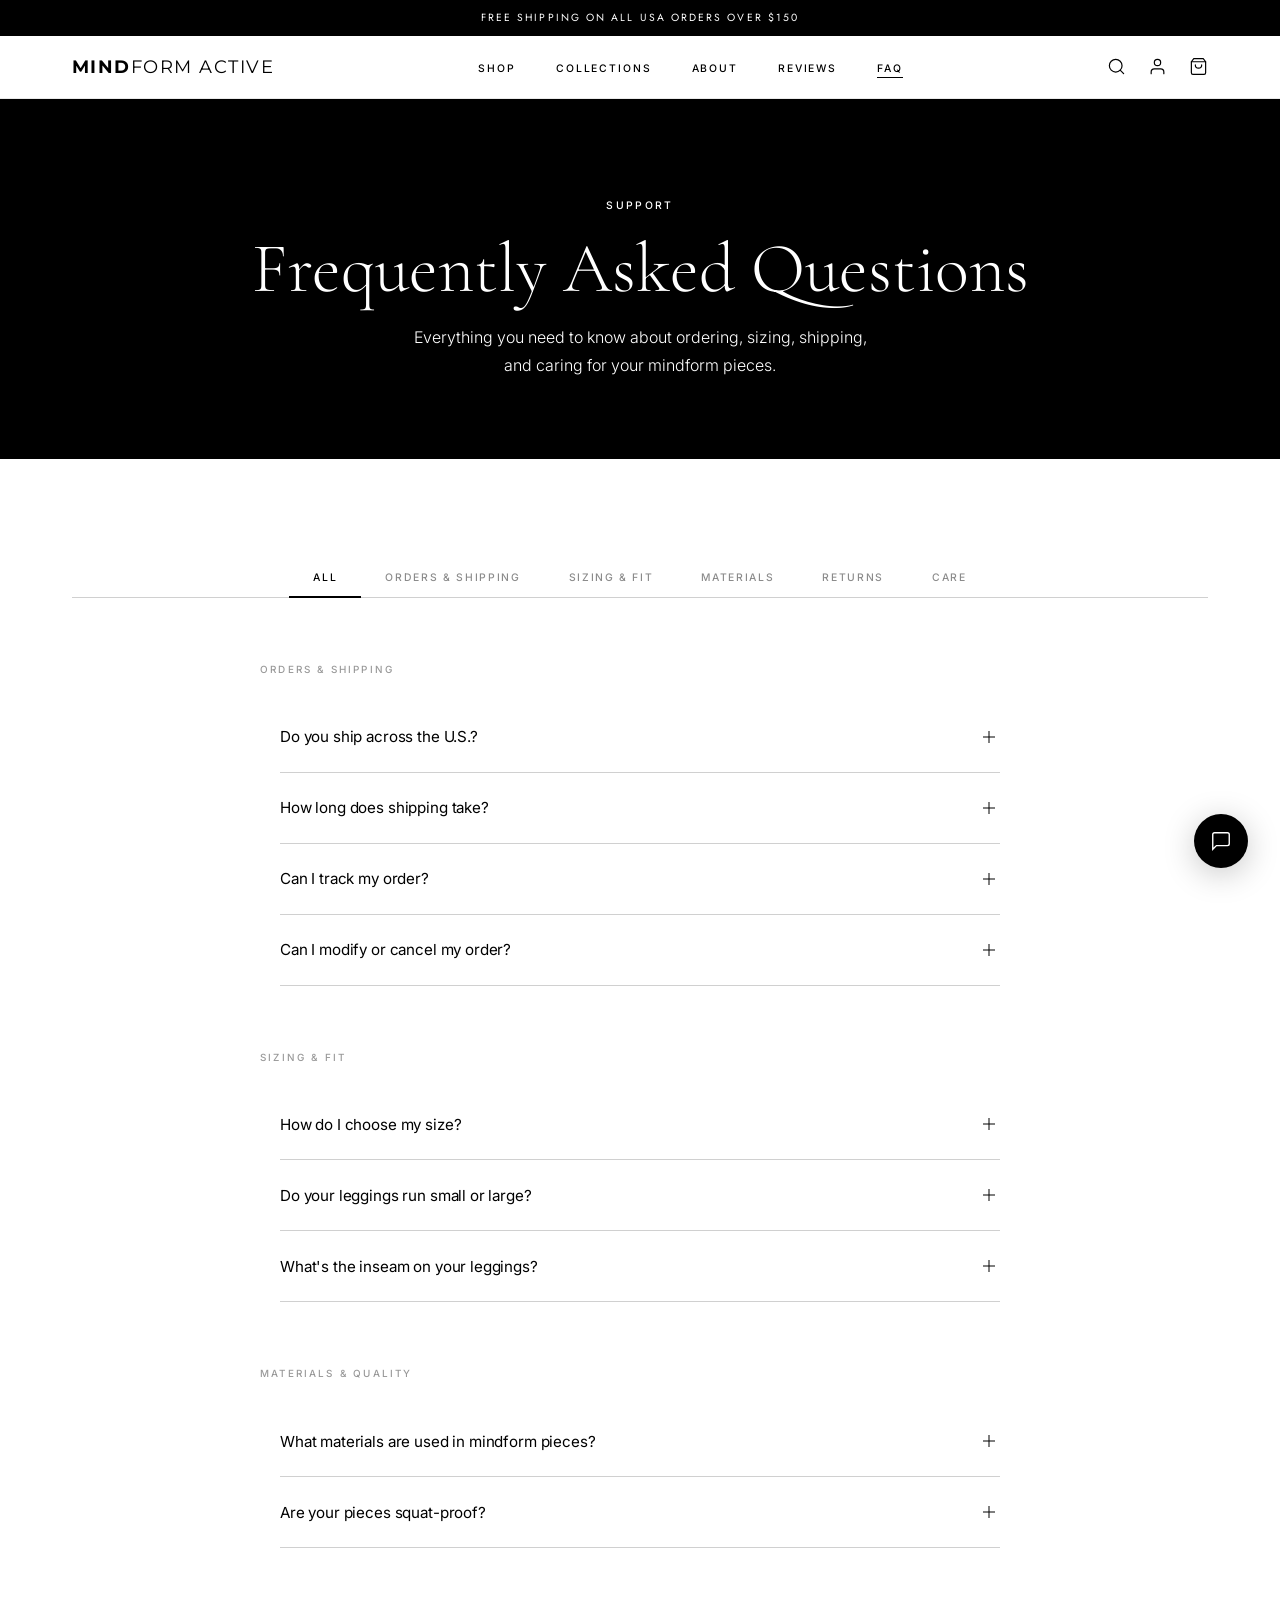
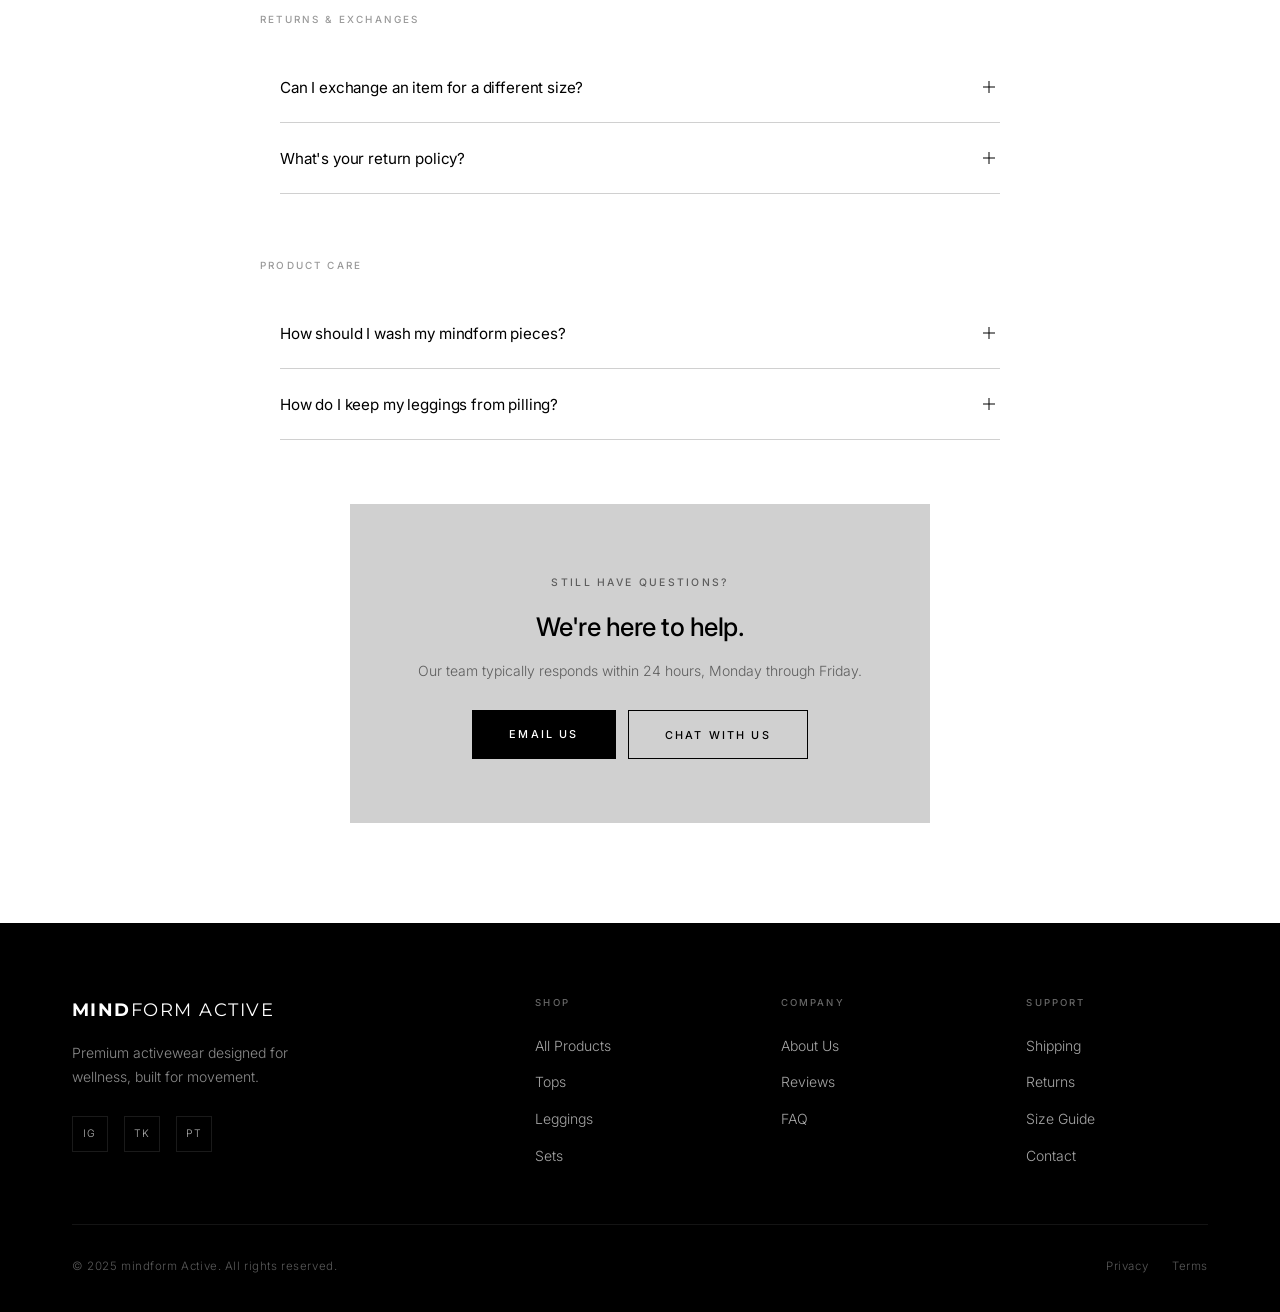
<file: faq.html>
<!DOCTYPE html>
<html lang="en">
<head>
  <meta charset="UTF-8" />
  <meta name="viewport" content="width=device-width, initial-scale=1.0" />
  <title>FAQ — mindform Active</title>
  <meta name="description" content="Frequently asked questions about mindform Active — sizing, shipping, returns, and more." />
  <link rel="stylesheet" href="css/styles.css" />
</head>
<body>

  <!-- ── Announcement Bar ─────────────────────────── -->
  <div class="announcement-bar">Free Shipping on All USA Orders Over $150</div>

  <!-- ── Navbar ───────────────────────────────────── -->
  <nav class="navbar" id="navbar">
    <div class="container">
      <div class="navbar__inner">
        <a href="index.html" class="navbar__logo"><span class="navbar__logo-mind">Mind</span><span class="navbar__logo-rest">Form Active</span></a>
        <ul class="navbar__nav">
          <li><a href="shop.html" class="navbar__link">Shop</a></li>
          <li><a href="shop.html" class="navbar__link">Collections</a></li>
          <li><a href="about.html" class="navbar__link">About</a></li>
          <li><a href="testimonials.html" class="navbar__link">Reviews</a></li>
          <li><a href="faq.html" class="navbar__link active">FAQ</a></li>
        </ul>
        <div class="navbar__actions">
          <svg class="nav-icon" viewBox="0 0 24 24"><circle cx="11" cy="11" r="8"/><path d="m21 21-4.35-4.35"/></svg>
          <svg class="nav-icon" viewBox="0 0 24 24"><path d="M20 21v-2a4 4 0 0 0-4-4H8a4 4 0 0 0-4 4v2"/><circle cx="12" cy="7" r="4"/></svg>
          <svg class="nav-icon" viewBox="0 0 24 24"><path d="M6 2 3 6v14a2 2 0 0 0 2 2h14a2 2 0 0 0 2-2V6l-3-4z"/><line x1="3" y1="6" x2="21" y2="6"/><path d="M16 10a4 4 0 0 1-8 0"/></svg>
          <button class="navbar__burger" aria-label="Menu"><span></span><span></span><span></span></button>
        </div>
      </div>
    </div>
  </nav>

  <!-- Mobile Nav -->
  <nav class="mobile-nav">
    <button class="mobile-nav__close">✕</button>
    <a href="index.html" class="mobile-nav__link">Home</a>
    <a href="shop.html" class="mobile-nav__link">Shop</a>
    <a href="about.html" class="mobile-nav__link">About</a>
    <a href="testimonials.html" class="mobile-nav__link">Reviews</a>
    <a href="faq.html" class="mobile-nav__link">FAQ</a>
  </nav>

  <!-- ── Page Hero ─────────────────────────────────── -->
  <div class="page-hero">
    <div class="container">
      <span class="label" data-reveal data-reveal="fade">Support</span>
      <h1 class="display-lg mt-16" data-reveal>Frequently Asked Questions</h1>
      <p class="body-lg mt-16 muted" style="max-width:480px;margin-left:auto;margin-right:auto;" data-reveal data-delay="2">
        Everything you need to know about ordering, sizing, shipping, and caring for your mindform pieces.
      </p>
    </div>
  </div>

  <!-- ── FAQ Content ───────────────────────────────── -->
  <section class="section section--cream">
    <div class="container">

      <!-- Category nav -->
      <div style="display:flex;justify-content:center;gap:0;margin-bottom:64px;border-bottom:1px solid var(--beige);" data-reveal>
        <button class="filter-tab active">All</button>
        <button class="filter-tab">Orders & Shipping</button>
        <button class="filter-tab">Sizing & Fit</button>
        <button class="filter-tab">Materials</button>
        <button class="filter-tab">Returns</button>
        <button class="filter-tab">Care</button>
      </div>

      <!-- Orders & Shipping -->
      <div style="max-width:760px;margin:0 auto 64px;" data-reveal>
        <h2 style="font-size:0.62rem;letter-spacing:0.22em;text-transform:uppercase;opacity:0.4;font-weight:500;margin-bottom:24px;">Orders & Shipping</h2>
        <div class="faq-list">
          <div class="faq-item">
            <button class="faq-trigger">
              <span class="faq-q">Do you ship across the U.S.?</span>
              <span class="faq-icon"></span>
            </button>
            <div class="faq-answer">
              <p>Yes — we ship to all 50 states. Standard shipping (3–5 business days) is available on all orders. Express shipping (1–2 business days) is available at an additional cost. Free standard shipping applies to all orders over $100.</p>
            </div>
          </div>
          <div class="faq-item">
            <button class="faq-trigger">
              <span class="faq-q">How long does shipping take?</span>
              <span class="faq-icon"></span>
            </button>
            <div class="faq-answer">
              <p>Standard shipping typically arrives within 3–5 business days after your order is processed. Orders placed before 12pm EST are processed same-day (Monday–Friday, excluding holidays). Express shipping arrives in 1–2 business days. You'll receive a tracking number by email as soon as your order ships.</p>
            </div>
          </div>
          <div class="faq-item">
            <button class="faq-trigger">
              <span class="faq-q">Can I track my order?</span>
              <span class="faq-icon"></span>
            </button>
            <div class="faq-answer">
              <p>Absolutely. Once your order ships, you'll receive an email with a tracking link. You can also log into your account and view order status at any time under "My Orders."</p>
            </div>
          </div>
          <div class="faq-item">
            <button class="faq-trigger">
              <span class="faq-q">Can I modify or cancel my order?</span>
              <span class="faq-icon"></span>
            </button>
            <div class="faq-answer">
              <p>Orders can be modified or cancelled within 1 hour of placing them. After that, they enter processing and cannot be changed. If you need to make a change, contact our support team as quickly as possible at hello@mindformactive.com.</p>
            </div>
          </div>
        </div>
      </div>

      <!-- Sizing -->
      <div style="max-width:760px;margin:0 auto 64px;" data-reveal>
        <h2 style="font-size:0.62rem;letter-spacing:0.22em;text-transform:uppercase;opacity:0.4;font-weight:500;margin-bottom:24px;">Sizing & Fit</h2>
        <div class="faq-list">
          <div class="faq-item">
            <button class="faq-trigger">
              <span class="faq-q">How do I choose my size?</span>
              <span class="faq-icon"></span>
            </button>
            <div class="faq-answer">
              <p>Our pieces generally run true to size. We recommend checking the size guide on each individual product page, which includes exact measurements for bust, waist, and hips. If you're between sizes, we suggest sizing up for tops and down for leggings if you prefer a tighter compression feel.</p>
            </div>
          </div>
          <div class="faq-item">
            <button class="faq-trigger">
              <span class="faq-q">Do your leggings run small or large?</span>
              <span class="faq-icon"></span>
            </button>
            <div class="faq-answer">
              <p>Our leggings run true to size. The high-rise styles have a slightly more compressive feel due to the structured waistband, so if you prefer a looser fit, we recommend going up one size. All product pages include model sizing notes to help guide you.</p>
            </div>
          </div>
          <div class="faq-item">
            <button class="faq-trigger">
              <span class="faq-q">What's the inseam on your leggings?</span>
              <span class="faq-icon"></span>
            </button>
            <div class="faq-answer">
              <p>Most of our full-length leggings are available in two inseam options: 25" (ankle length) and 28" (full length). The inseam option is listed on each product page. If a product only shows one option, the inseam length is noted in the product details.</p>
            </div>
          </div>
        </div>
      </div>

      <!-- Materials -->
      <div style="max-width:760px;margin:0 auto 64px;" data-reveal>
        <h2 style="font-size:0.62rem;letter-spacing:0.22em;text-transform:uppercase;opacity:0.4;font-weight:500;margin-bottom:24px;">Materials & Quality</h2>
        <div class="faq-list">
          <div class="faq-item">
            <button class="faq-trigger">
              <span class="faq-q">What materials are used in mindform pieces?</span>
              <span class="faq-icon"></span>
            </button>
            <div class="faq-answer">
              <p>We use premium performance fabrics across our collection — primarily high-grade nylon-spandex blends (typically 78% Nylon / 22% Spandex) for our leggings and compression pieces. Our tops often feature lightweight, breathable jersey and rib-knit fabrics. All materials are selected for their softness, durability, and performance under movement.</p>
            </div>
          </div>
          <div class="faq-item">
            <button class="faq-trigger">
              <span class="faq-q">Are your pieces squat-proof?</span>
              <span class="faq-icon"></span>
            </button>
            <div class="faq-answer">
              <p>Yes. All mindform leggings are designed and tested for full opacity during high-range movement. Our fabrics are selected specifically for their non-see-through properties, even under stretching. Each pair is tested before release.</p>
            </div>
          </div>
        </div>
      </div>

      <!-- Returns -->
      <div style="max-width:760px;margin:0 auto 64px;" data-reveal>
        <h2 style="font-size:0.62rem;letter-spacing:0.22em;text-transform:uppercase;opacity:0.4;font-weight:500;margin-bottom:24px;">Returns & Exchanges</h2>
        <div class="faq-list">
          <div class="faq-item">
            <button class="faq-trigger">
              <span class="faq-q">Can I exchange an item for a different size?</span>
              <span class="faq-icon"></span>
            </button>
            <div class="faq-answer">
              <p>Yes. We offer free size exchanges within 30 days of your purchase. To initiate an exchange, visit your account or email us at hello@mindformactive.com with your order number and the size you'd like. Exchanges are processed within 2–3 business days of receiving your return.</p>
            </div>
          </div>
          <div class="faq-item">
            <button class="faq-trigger">
              <span class="faq-q">What's your return policy?</span>
              <span class="faq-icon"></span>
            </button>
            <div class="faq-answer">
              <p>We accept returns within 30 days of purchase. Items must be unworn, unwashed, and in original condition with all tags attached. Sale items are final sale. Once your return is received and inspected, your refund will be processed within 5–7 business days to your original payment method.</p>
            </div>
          </div>
        </div>
      </div>

      <!-- Care -->
      <div style="max-width:760px;margin:0 auto 64px;" data-reveal>
        <h2 style="font-size:0.62rem;letter-spacing:0.22em;text-transform:uppercase;opacity:0.4;font-weight:500;margin-bottom:24px;">Product Care</h2>
        <div class="faq-list">
          <div class="faq-item">
            <button class="faq-trigger">
              <span class="faq-q">How should I wash my mindform pieces?</span>
              <span class="faq-icon"></span>
            </button>
            <div class="faq-answer">
              <p>Machine wash cold on a gentle cycle. Use a mild, fragrance-free detergent. Do not bleach. Tumble dry on low heat or, for best results, lay flat to dry. Avoid fabric softeners — they can break down performance fibers and reduce the elasticity of spandex over time.</p>
            </div>
          </div>
          <div class="faq-item">
            <button class="faq-trigger">
              <span class="faq-q">How do I keep my leggings from pilling?</span>
              <span class="faq-icon"></span>
            </button>
            <div class="faq-answer">
              <p>Pilling is usually caused by friction against rough surfaces. To minimize pilling, wash your leggings inside-out, avoid washing with rough fabrics (like jeans or towels), and use a mesh laundry bag. Our premium nylon-spandex blend is naturally more resistant to pilling than standard polyester fabrics.</p>
            </div>
          </div>
        </div>
      </div>

      <!-- Still have questions CTA -->
      <div style="max-width:580px;margin:0 auto;text-align:center;padding:64px 40px;background:var(--beige);" data-reveal>
        <span class="label muted">Still have questions?</span>
        <h3 class="heading-lg mt-16">We're here to help.</h3>
        <p class="body-sm muted mt-16">
          Our team typically responds within 24 hours, Monday through Friday.
        </p>
        <div style="margin-top:28px;display:flex;justify-content:center;gap:12px;flex-wrap:wrap;">
          <a href="mailto:hello@mindformactive.com" class="btn btn-primary">Email Us</a>
          <button class="btn btn-secondary chatbot-fab-trigger">Chat with Us</button>
        </div>
      </div>

    </div>
  </section>

  <!-- ── Footer ─────────────────────────────────────── -->
  <footer class="footer">
    <div class="container">
      <div class="footer__grid">
        <div class="footer__brand">
          <div class="footer__logo-text"><span class="logo-mind">Mind</span><span class="logo-rest">Form Active</span></div>
          <p class="footer__tagline">Premium activewear designed for wellness, built for movement.</p>
          <div class="footer__social">
            <a href="#">IG</a><a href="#">TK</a><a href="#">PT</a>
          </div>
        </div>
        <div>
          <h4 class="footer__col-title">Shop</h4>
          <ul class="footer__links">
            <li><a href="shop.html">All Products</a></li>
            <li><a href="shop.html">Tops</a></li>
            <li><a href="shop.html">Leggings</a></li>
            <li><a href="shop.html">Sets</a></li>
          </ul>
        </div>
        <div>
          <h4 class="footer__col-title">Company</h4>
          <ul class="footer__links">
            <li><a href="about.html">About Us</a></li>
            <li><a href="testimonials.html">Reviews</a></li>
            <li><a href="faq.html">FAQ</a></li>
          </ul>
        </div>
        <div>
          <h4 class="footer__col-title">Support</h4>
          <ul class="footer__links">
            <li><a href="#">Shipping</a></li>
            <li><a href="#">Returns</a></li>
            <li><a href="#">Size Guide</a></li>
            <li><a href="#">Contact</a></li>
          </ul>
        </div>
      </div>
      <div class="footer__bottom">
        <p>© 2025 mindform Active. All rights reserved.</p>
        <div class="footer__bottom-links"><a href="#">Privacy</a><a href="#">Terms</a></div>
      </div>
    </div>
  </footer>

  <!-- Chatbot -->
  <button class="chatbot-fab" aria-label="Open chat">
    <svg viewBox="0 0 24 24"><path d="M21 15a2 2 0 0 1-2 2H7l-4 4V5a2 2 0 0 1 2-2h14a2 2 0 0 1 2 2z"/></svg>
  </button>
  <div class="chatbot-window">
    <div class="chatbot-head">
      <div class="chatbot-head-left">
        <div class="chatbot-avatar">mf</div>
        <div><h4>mindform Assistant</h4><p>Online now</p></div>
      </div>
      <button class="chatbot-head-close">✕</button>
    </div>
    <div class="chatbot-messages">
      <div class="chat-msg chat-msg--bot">
        <div class="chat-bubble">Hi, I'm mindform Active's virtual assistant. I can help you explore products, collections, and sizing.</div>
      </div>
    </div>
    <div class="chatbot-chips">
      <button class="chip">Sizing help</button>
      <button class="chip">Shipping info</button>
      <button class="chip">Returns</button>
      <button class="chip">Browse collections</button>
    </div>
    <div class="chatbot-input-row">
      <input type="text" placeholder="Ask me anything..." />
      <button class="chatbot-send"><svg viewBox="0 0 24 24"><line x1="22" y1="2" x2="11" y2="13"/><polygon points="22 2 15 22 11 13 2 9 22 2"/></svg></button>
    </div>
  </div>

  <script src="js/main.js"></script>
  <script>
    // Wire the inline "Chat with Us" button to open the chatbot
    document.querySelector('.chatbot-fab-trigger')?.addEventListener('click', () => {
      document.querySelector('.chatbot-window').classList.add('open');
    });
  </script>
</body>
</html>
</file>
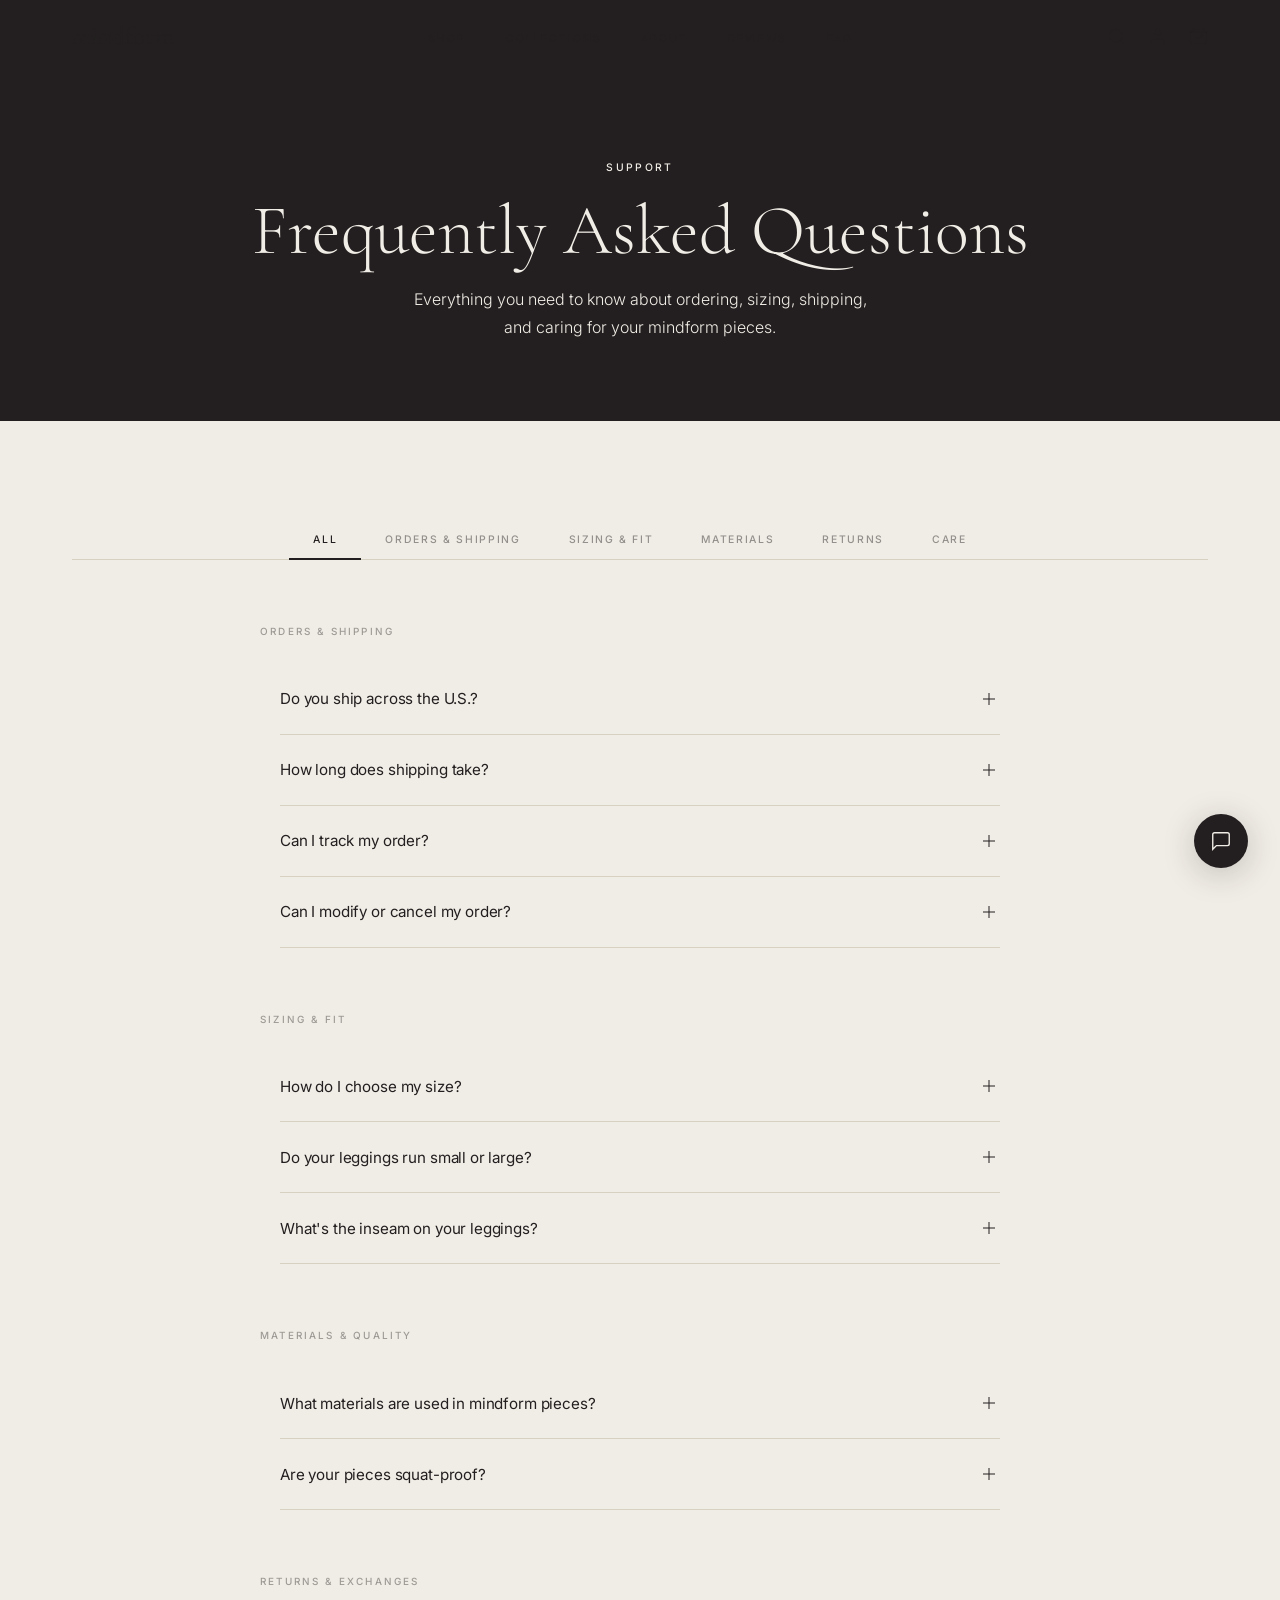
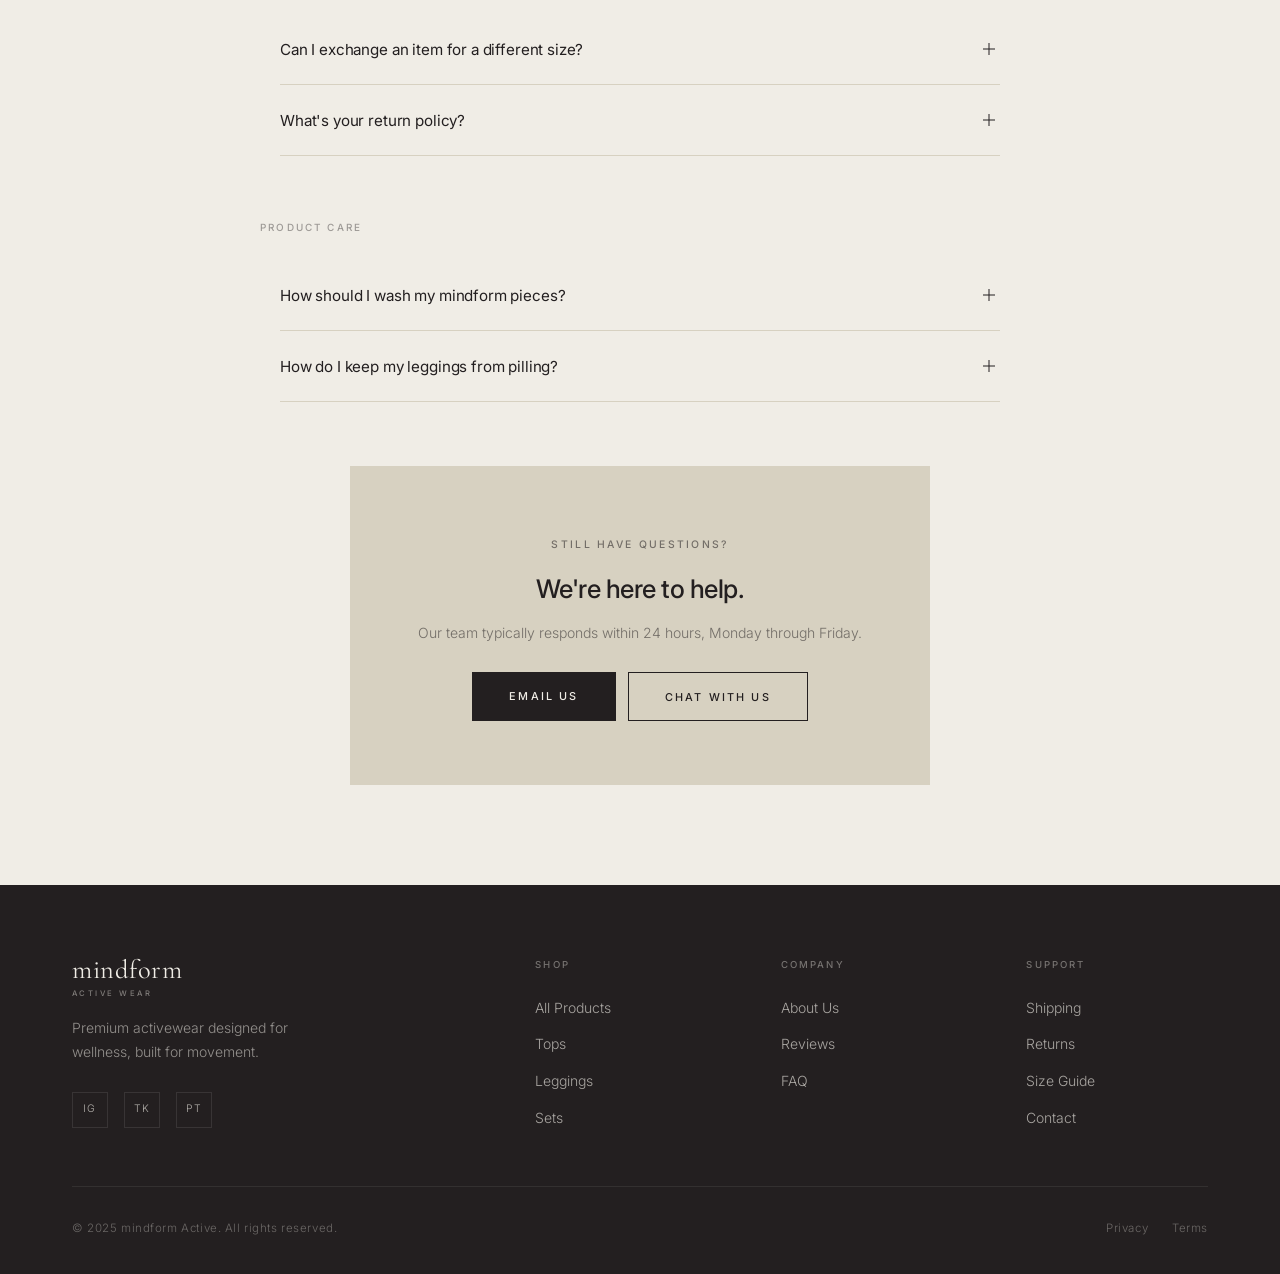
<file: demo/faq.html>
<!DOCTYPE html>
<html lang="en">
<head>
  <meta charset="UTF-8" />
  <meta name="viewport" content="width=device-width, initial-scale=1.0" />
  <title>FAQ — mindform Active</title>
  <meta name="description" content="Frequently asked questions about mindform Active — sizing, shipping, returns, and more." />
  <link rel="stylesheet" href="css/styles.css" />
</head>
<body>

  <!-- ── Navbar ───────────────────────────────────── -->
  <nav class="navbar" id="navbar">
    <div class="container">
      <div class="navbar__inner">
        <a href="index.html" class="navbar__logo"><span class="navbar__logo-mind">mind</span><span class="navbar__logo-form">form</span></a>
        <ul class="navbar__nav">
          <li><a href="shop.html" class="navbar__link">Shop</a></li>
          <li><a href="shop.html" class="navbar__link">Collections</a></li>
          <li><a href="about.html" class="navbar__link">About</a></li>
          <li><a href="testimonials.html" class="navbar__link">Reviews</a></li>
          <li><a href="faq.html" class="navbar__link active">FAQ</a></li>
        </ul>
        <div class="navbar__actions">
          <svg class="nav-icon" viewBox="0 0 24 24"><circle cx="11" cy="11" r="8"/><path d="m21 21-4.35-4.35"/></svg>
          <svg class="nav-icon" viewBox="0 0 24 24"><path d="M20 21v-2a4 4 0 0 0-4-4H8a4 4 0 0 0-4 4v2"/><circle cx="12" cy="7" r="4"/></svg>
          <svg class="nav-icon" viewBox="0 0 24 24"><path d="M6 2 3 6v14a2 2 0 0 0 2 2h14a2 2 0 0 0 2-2V6l-3-4z"/><line x1="3" y1="6" x2="21" y2="6"/><path d="M16 10a4 4 0 0 1-8 0"/></svg>
          <button class="navbar__burger" aria-label="Menu"><span></span><span></span><span></span></button>
        </div>
      </div>
    </div>
  </nav>

  <!-- Mobile Nav -->
  <nav class="mobile-nav">
    <button class="mobile-nav__close">✕</button>
    <a href="index.html" class="mobile-nav__link">Home</a>
    <a href="shop.html" class="mobile-nav__link">Shop</a>
    <a href="about.html" class="mobile-nav__link">About</a>
    <a href="testimonials.html" class="mobile-nav__link">Reviews</a>
    <a href="faq.html" class="mobile-nav__link">FAQ</a>
  </nav>

  <!-- ── Page Hero ─────────────────────────────────── -->
  <div class="page-hero">
    <div class="container">
      <span class="label" data-reveal data-reveal="fade">Support</span>
      <h1 class="display-lg mt-16" data-reveal>Frequently Asked Questions</h1>
      <p class="body-lg mt-16 muted" style="max-width:480px;margin-left:auto;margin-right:auto;" data-reveal data-delay="2">
        Everything you need to know about ordering, sizing, shipping, and caring for your mindform pieces.
      </p>
    </div>
  </div>

  <!-- ── FAQ Content ───────────────────────────────── -->
  <section class="section section--cream">
    <div class="container">

      <!-- Category nav -->
      <div style="display:flex;justify-content:center;gap:0;margin-bottom:64px;border-bottom:1px solid var(--beige);" data-reveal>
        <button class="filter-tab active">All</button>
        <button class="filter-tab">Orders & Shipping</button>
        <button class="filter-tab">Sizing & Fit</button>
        <button class="filter-tab">Materials</button>
        <button class="filter-tab">Returns</button>
        <button class="filter-tab">Care</button>
      </div>

      <!-- Orders & Shipping -->
      <div style="max-width:760px;margin:0 auto 64px;" data-reveal>
        <h2 style="font-size:0.62rem;letter-spacing:0.22em;text-transform:uppercase;opacity:0.4;font-weight:500;margin-bottom:24px;">Orders & Shipping</h2>
        <div class="faq-list">
          <div class="faq-item">
            <button class="faq-trigger">
              <span class="faq-q">Do you ship across the U.S.?</span>
              <span class="faq-icon"></span>
            </button>
            <div class="faq-answer">
              <p>Yes — we ship to all 50 states. Standard shipping (3–5 business days) is available on all orders. Express shipping (1–2 business days) is available at an additional cost. Free standard shipping applies to all orders over $100.</p>
            </div>
          </div>
          <div class="faq-item">
            <button class="faq-trigger">
              <span class="faq-q">How long does shipping take?</span>
              <span class="faq-icon"></span>
            </button>
            <div class="faq-answer">
              <p>Standard shipping typically arrives within 3–5 business days after your order is processed. Orders placed before 12pm EST are processed same-day (Monday–Friday, excluding holidays). Express shipping arrives in 1–2 business days. You'll receive a tracking number by email as soon as your order ships.</p>
            </div>
          </div>
          <div class="faq-item">
            <button class="faq-trigger">
              <span class="faq-q">Can I track my order?</span>
              <span class="faq-icon"></span>
            </button>
            <div class="faq-answer">
              <p>Absolutely. Once your order ships, you'll receive an email with a tracking link. You can also log into your account and view order status at any time under "My Orders."</p>
            </div>
          </div>
          <div class="faq-item">
            <button class="faq-trigger">
              <span class="faq-q">Can I modify or cancel my order?</span>
              <span class="faq-icon"></span>
            </button>
            <div class="faq-answer">
              <p>Orders can be modified or cancelled within 1 hour of placing them. After that, they enter processing and cannot be changed. If you need to make a change, contact our support team as quickly as possible at hello@mindformactive.com.</p>
            </div>
          </div>
        </div>
      </div>

      <!-- Sizing -->
      <div style="max-width:760px;margin:0 auto 64px;" data-reveal>
        <h2 style="font-size:0.62rem;letter-spacing:0.22em;text-transform:uppercase;opacity:0.4;font-weight:500;margin-bottom:24px;">Sizing & Fit</h2>
        <div class="faq-list">
          <div class="faq-item">
            <button class="faq-trigger">
              <span class="faq-q">How do I choose my size?</span>
              <span class="faq-icon"></span>
            </button>
            <div class="faq-answer">
              <p>Our pieces generally run true to size. We recommend checking the size guide on each individual product page, which includes exact measurements for bust, waist, and hips. If you're between sizes, we suggest sizing up for tops and down for leggings if you prefer a tighter compression feel.</p>
            </div>
          </div>
          <div class="faq-item">
            <button class="faq-trigger">
              <span class="faq-q">Do your leggings run small or large?</span>
              <span class="faq-icon"></span>
            </button>
            <div class="faq-answer">
              <p>Our leggings run true to size. The high-rise styles have a slightly more compressive feel due to the structured waistband, so if you prefer a looser fit, we recommend going up one size. All product pages include model sizing notes to help guide you.</p>
            </div>
          </div>
          <div class="faq-item">
            <button class="faq-trigger">
              <span class="faq-q">What's the inseam on your leggings?</span>
              <span class="faq-icon"></span>
            </button>
            <div class="faq-answer">
              <p>Most of our full-length leggings are available in two inseam options: 25" (ankle length) and 28" (full length). The inseam option is listed on each product page. If a product only shows one option, the inseam length is noted in the product details.</p>
            </div>
          </div>
        </div>
      </div>

      <!-- Materials -->
      <div style="max-width:760px;margin:0 auto 64px;" data-reveal>
        <h2 style="font-size:0.62rem;letter-spacing:0.22em;text-transform:uppercase;opacity:0.4;font-weight:500;margin-bottom:24px;">Materials & Quality</h2>
        <div class="faq-list">
          <div class="faq-item">
            <button class="faq-trigger">
              <span class="faq-q">What materials are used in mindform pieces?</span>
              <span class="faq-icon"></span>
            </button>
            <div class="faq-answer">
              <p>We use premium performance fabrics across our collection — primarily high-grade nylon-spandex blends (typically 78% Nylon / 22% Spandex) for our leggings and compression pieces. Our tops often feature lightweight, breathable jersey and rib-knit fabrics. All materials are selected for their softness, durability, and performance under movement.</p>
            </div>
          </div>
          <div class="faq-item">
            <button class="faq-trigger">
              <span class="faq-q">Are your pieces squat-proof?</span>
              <span class="faq-icon"></span>
            </button>
            <div class="faq-answer">
              <p>Yes. All mindform leggings are designed and tested for full opacity during high-range movement. Our fabrics are selected specifically for their non-see-through properties, even under stretching. Each pair is tested before release.</p>
            </div>
          </div>
        </div>
      </div>

      <!-- Returns -->
      <div style="max-width:760px;margin:0 auto 64px;" data-reveal>
        <h2 style="font-size:0.62rem;letter-spacing:0.22em;text-transform:uppercase;opacity:0.4;font-weight:500;margin-bottom:24px;">Returns & Exchanges</h2>
        <div class="faq-list">
          <div class="faq-item">
            <button class="faq-trigger">
              <span class="faq-q">Can I exchange an item for a different size?</span>
              <span class="faq-icon"></span>
            </button>
            <div class="faq-answer">
              <p>Yes. We offer free size exchanges within 30 days of your purchase. To initiate an exchange, visit your account or email us at hello@mindformactive.com with your order number and the size you'd like. Exchanges are processed within 2–3 business days of receiving your return.</p>
            </div>
          </div>
          <div class="faq-item">
            <button class="faq-trigger">
              <span class="faq-q">What's your return policy?</span>
              <span class="faq-icon"></span>
            </button>
            <div class="faq-answer">
              <p>We accept returns within 30 days of purchase. Items must be unworn, unwashed, and in original condition with all tags attached. Sale items are final sale. Once your return is received and inspected, your refund will be processed within 5–7 business days to your original payment method.</p>
            </div>
          </div>
        </div>
      </div>

      <!-- Care -->
      <div style="max-width:760px;margin:0 auto 64px;" data-reveal>
        <h2 style="font-size:0.62rem;letter-spacing:0.22em;text-transform:uppercase;opacity:0.4;font-weight:500;margin-bottom:24px;">Product Care</h2>
        <div class="faq-list">
          <div class="faq-item">
            <button class="faq-trigger">
              <span class="faq-q">How should I wash my mindform pieces?</span>
              <span class="faq-icon"></span>
            </button>
            <div class="faq-answer">
              <p>Machine wash cold on a gentle cycle. Use a mild, fragrance-free detergent. Do not bleach. Tumble dry on low heat or, for best results, lay flat to dry. Avoid fabric softeners — they can break down performance fibers and reduce the elasticity of spandex over time.</p>
            </div>
          </div>
          <div class="faq-item">
            <button class="faq-trigger">
              <span class="faq-q">How do I keep my leggings from pilling?</span>
              <span class="faq-icon"></span>
            </button>
            <div class="faq-answer">
              <p>Pilling is usually caused by friction against rough surfaces. To minimize pilling, wash your leggings inside-out, avoid washing with rough fabrics (like jeans or towels), and use a mesh laundry bag. Our premium nylon-spandex blend is naturally more resistant to pilling than standard polyester fabrics.</p>
            </div>
          </div>
        </div>
      </div>

      <!-- Still have questions CTA -->
      <div style="max-width:580px;margin:0 auto;text-align:center;padding:64px 40px;background:var(--beige);" data-reveal>
        <span class="label muted">Still have questions?</span>
        <h3 class="heading-lg mt-16">We're here to help.</h3>
        <p class="body-sm muted mt-16">
          Our team typically responds within 24 hours, Monday through Friday.
        </p>
        <div style="margin-top:28px;display:flex;justify-content:center;gap:12px;flex-wrap:wrap;">
          <a href="mailto:hello@mindformactive.com" class="btn btn-primary">Email Us</a>
          <button class="btn btn-secondary chatbot-fab-trigger">Chat with Us</button>
        </div>
      </div>

    </div>
  </section>

  <!-- ── Footer ─────────────────────────────────────── -->
  <footer class="footer">
    <div class="container">
      <div class="footer__grid">
        <div class="footer__brand">
          <div class="footer__logo-text"><span class="logo-main">mindform</span><span class="logo-sub">Active Wear</span></div>
          <p class="footer__tagline">Premium activewear designed for wellness, built for movement.</p>
          <div class="footer__social">
            <a href="#">IG</a><a href="#">TK</a><a href="#">PT</a>
          </div>
        </div>
        <div>
          <h4 class="footer__col-title">Shop</h4>
          <ul class="footer__links">
            <li><a href="shop.html">All Products</a></li>
            <li><a href="shop.html">Tops</a></li>
            <li><a href="shop.html">Leggings</a></li>
            <li><a href="shop.html">Sets</a></li>
          </ul>
        </div>
        <div>
          <h4 class="footer__col-title">Company</h4>
          <ul class="footer__links">
            <li><a href="about.html">About Us</a></li>
            <li><a href="testimonials.html">Reviews</a></li>
            <li><a href="faq.html">FAQ</a></li>
          </ul>
        </div>
        <div>
          <h4 class="footer__col-title">Support</h4>
          <ul class="footer__links">
            <li><a href="#">Shipping</a></li>
            <li><a href="#">Returns</a></li>
            <li><a href="#">Size Guide</a></li>
            <li><a href="#">Contact</a></li>
          </ul>
        </div>
      </div>
      <div class="footer__bottom">
        <p>© 2025 mindform Active. All rights reserved.</p>
        <div class="footer__bottom-links"><a href="#">Privacy</a><a href="#">Terms</a></div>
      </div>
    </div>
  </footer>

  <!-- Chatbot -->
  <button class="chatbot-fab" aria-label="Open chat">
    <svg viewBox="0 0 24 24"><path d="M21 15a2 2 0 0 1-2 2H7l-4 4V5a2 2 0 0 1 2-2h14a2 2 0 0 1 2 2z"/></svg>
  </button>
  <div class="chatbot-window">
    <div class="chatbot-head">
      <div class="chatbot-head-left">
        <div class="chatbot-avatar">mf</div>
        <div><h4>mindform Assistant</h4><p>Online now</p></div>
      </div>
      <button class="chatbot-head-close">✕</button>
    </div>
    <div class="chatbot-messages">
      <div class="chat-msg chat-msg--bot">
        <div class="chat-bubble">Hi, I'm mindform Active's virtual assistant. I can help you explore products, collections, and sizing.</div>
      </div>
    </div>
    <div class="chatbot-chips">
      <button class="chip">Sizing help</button>
      <button class="chip">Shipping info</button>
      <button class="chip">Returns</button>
      <button class="chip">Browse collections</button>
    </div>
    <div class="chatbot-input-row">
      <input type="text" placeholder="Ask me anything..." />
      <button class="chatbot-send"><svg viewBox="0 0 24 24"><line x1="22" y1="2" x2="11" y2="13"/><polygon points="22 2 15 22 11 13 2 9 22 2"/></svg></button>
    </div>
  </div>

  <script src="js/main.js"></script>
  <script>
    // Wire the inline "Chat with Us" button to open the chatbot
    document.querySelector('.chatbot-fab-trigger')?.addEventListener('click', () => {
      document.querySelector('.chatbot-window').classList.add('open');
    });
  </script>
</body>
</html>
</file>
<file: css/styles.css>
/* =====================================================
   MINDFORM ACTIVE — Design System v1.0
   ===================================================== */

@import url('https://fonts.googleapis.com/css2?family=Cormorant+Garamond:ital,wght@0,300;0,400;0,500;1,300;1,400&family=Inter:wght@300;400;500;600&family=Jost:wght@300;400;700&family=Montserrat:wght@300;400;500;700&display=swap');

/* ─── Tokens ─────────────────────────────────────── */
:root {
  --cream:    #FFFFFF;
  --beige:    #D0D0D0;
  --charcoal: #000000;
  --white:    #FFFFFF;
  --off:      #F5F5F5;

  --font-display: 'Cormorant Garamond', serif;
  --font-body:    'Inter', sans-serif;

  --max-w:    1200px;
  --sec-y:    100px;
  --gap-xl:   64px;
  --gap-lg:   48px;
  --gap-md:   32px;
  --gap-sm:   20px;

  --ease:     cubic-bezier(0.25, 0.46, 0.45, 0.94);
  --dur:      0.35s;
}

/* ─── Reset ──────────────────────────────────────── */
*, *::before, *::after { box-sizing: border-box; margin: 0; padding: 0; }
html { scroll-behavior: smooth; font-size: 16px; }
body {
  font-family: var(--font-body);
  background: #FFFFFF;
  color: var(--charcoal);
  line-height: 1.6;
  font-weight: 300;
  -webkit-font-smoothing: antialiased;
  overflow-x: hidden;
}
img { display: block; max-width: 100%; height: auto; }
a { color: inherit; text-decoration: none; }
ul { list-style: none; }
button { font-family: var(--font-body); }

/* ─── Container ──────────────────────────────────── */
.container {
  max-width: var(--max-w);
  margin: 0 auto;
  padding: 0 32px;
}
@media (max-width: 768px) { .container { padding: 0 20px; } }

/* ─── Typography ─────────────────────────────────── */
.display-xl {
  font-family: var(--font-display);
  font-size: clamp(3.5rem, 9vw, 8rem);
  font-weight: 300;
  line-height: 1.0;
  letter-spacing: -0.01em;
}
.display-lg {
  font-family: var(--font-display);
  font-size: clamp(2.5rem, 5.5vw, 5.5rem);
  font-weight: 300;
  line-height: 1.08;
}
.display-md {
  font-family: var(--font-display);
  font-size: clamp(1.75rem, 3vw, 3.25rem);
  font-weight: 400;
  line-height: 1.15;
}
.heading-lg {
  font-family: var(--font-body);
  font-size: clamp(1.25rem, 2vw, 1.75rem);
  font-weight: 500;
  letter-spacing: -0.02em;
  line-height: 1.3;
}
.heading-md {
  font-family: var(--font-body);
  font-size: 1.125rem;
  font-weight: 500;
  letter-spacing: -0.01em;
}
.label {
  font-family: var(--font-body);
  font-size: 0.65rem;
  font-weight: 500;
  letter-spacing: 0.22em;
  text-transform: uppercase;
}
.body-lg {
  font-size: 1rem;
  font-weight: 300;
  line-height: 1.75;
}
.body-sm {
  font-size: 0.875rem;
  font-weight: 300;
  line-height: 1.65;
}
.italic { font-style: italic; }
.muted { opacity: 0.55; }

/* ─── Divider ─────────────────────────────────────── */
.divider {
  width: 36px;
  height: 1px;
  background: currentColor;
  opacity: 0.35;
  margin: 20px 0;
}
.divider--center { margin: 20px auto; }

/* ─── Buttons ─────────────────────────────────────── */
.btn {
  display: inline-flex;
  align-items: center;
  gap: 10px;
  padding: 15px 36px;
  font-size: 0.68rem;
  font-weight: 500;
  letter-spacing: 0.2em;
  text-transform: uppercase;
  border: 1px solid transparent;
  cursor: pointer;
  transition: background var(--dur) var(--ease),
              color var(--dur) var(--ease),
              border-color var(--dur) var(--ease),
              transform var(--dur) var(--ease);
  white-space: nowrap;
  background: none;
}
.btn:hover { transform: translateY(-1px); }
.btn-primary {
  background: var(--charcoal);
  color: var(--cream);
  border-color: var(--charcoal);
}
.btn-primary:hover {
  background: transparent;
  color: var(--charcoal);
}
.btn-secondary {
  background: transparent;
  color: var(--charcoal);
  border-color: var(--charcoal);
}
.btn-secondary:hover {
  background: var(--charcoal);
  color: var(--cream);
}
.btn-light {
  background: var(--cream);
  color: var(--charcoal);
  border-color: var(--cream);
}
.btn-light:hover {
  background: transparent;
  color: var(--cream);
  border-color: var(--cream);
}
.btn-ghost-light {
  background: transparent;
  color: var(--cream);
  border-color: rgba(255,255,255,0.6);
}
.btn-ghost-light:hover {
  background: var(--cream);
  color: var(--charcoal);
  border-color: var(--cream);
}
.btn--sm { padding: 10px 24px; font-size: 0.62rem; }
.btn--icon { padding: 14px; gap: 0; }

/* ─── Section ─────────────────────────────────────── */
.section { padding: var(--sec-y) 0; }
.section--sm { padding: 64px 0; }
.section--lg { padding: 128px 0; }
.section--dark { background: var(--charcoal); color: var(--cream); }
.section--beige { background: var(--beige); }
.section--cream { background: var(--cream); }
.section--off { background: var(--off); }

.section-header { margin-bottom: var(--gap-lg); }
.section-header--center { text-align: center; }
.section-header .label { display: block; margin-bottom: 14px; opacity: 0.45; }

/* ─── Announcement Bar ────────────────────────────── */
.announcement-bar {
  position: fixed;
  top: 0; left: 0; right: 0;
  z-index: 101;
  height: 36px;
  display: flex;
  align-items: center;
  justify-content: center;
  background: #000000;
  color: #ffffff;
  font-family: 'Jost', sans-serif;
  font-size: 0.65rem;
  font-weight: 400;
  letter-spacing: 0.2em;
  text-transform: uppercase;
}

/* ─── Navbar ──────────────────────────────────────── */
.navbar {
  position: fixed;
  top: 36px; left: 0; right: 0;
  z-index: 100;
  padding: 18px 0;
  background: #ffffff;
  backdrop-filter: blur(12px);
  -webkit-backdrop-filter: blur(12px);
  border-bottom: 1px solid rgba(200, 200, 200, 0.4);
  color: var(--charcoal);
}

.navbar__inner {
  display: flex;
  align-items: center;
  justify-content: space-between;
}
.navbar__logo {
  flex-shrink: 0;
  display: flex;
  align-items: center;
  line-height: 1;
  font-family: 'Jost', sans-serif;
  font-size: 1.15rem;
  letter-spacing: 0.08em;
  text-transform: uppercase;
  color: #000000;
  text-decoration: none;
}
.navbar__logo-mind {
  font-family: 'Montserrat', sans-serif;
  font-weight: 700;
}
.navbar__logo-rest {
  font-family: 'Montserrat', sans-serif;
  font-weight: 400;
}
/* Footer logo text */
.footer__logo-text {
  display: flex;
  flex-direction: row;
  align-items: baseline;
  gap: 0;
  margin-bottom: 16px;
  font-family: 'Jost', sans-serif;
  font-size: 1.15rem;
  letter-spacing: 0.08em;
  text-transform: uppercase;
  color: var(--cream);
}
.footer__logo-text .logo-mind {
  font-family: 'Montserrat', sans-serif;
  font-weight: 700;
}
.footer__logo-text .logo-rest {
  font-family: 'Montserrat', sans-serif;
  font-weight: 400;
}
.navbar__nav {
  display: flex;
  align-items: center;
  gap: 40px;
}
.navbar__link {
  font-size: 0.65rem;
  font-weight: 500;
  letter-spacing: 0.18em;
  text-transform: uppercase;
  position: relative;
  transition: opacity var(--dur);
}
.navbar__link::after {
  content: '';
  position: absolute;
  bottom: -3px; left: 0;
  width: 0; height: 1px;
  background: currentColor;
  transition: width var(--dur) var(--ease);
}
.navbar__link:hover::after,
.navbar__link.active::after { width: 100%; }

.navbar__actions {
  display: flex;
  align-items: center;
  gap: 22px;
}
.nav-icon {
  width: 19px; height: 19px;
  cursor: pointer;
  stroke: currentColor;
  fill: none;
  stroke-width: 1.5;
  stroke-linecap: round;
  stroke-linejoin: round;
  transition: opacity var(--dur);
}
.nav-icon:hover { opacity: 0.55; }

/* Mobile toggle */
.navbar__burger {
  display: none;
  flex-direction: column;
  gap: 5px;
  background: none;
  border: none;
  cursor: pointer;
  padding: 4px;
  color: #000000;
}
.navbar__burger span {
  display: block;
  width: 22px; height: 1.5px;
  background: currentColor;
  transition: all var(--dur) var(--ease);
}

/* Mobile menu */
.mobile-nav {
  display: none;
  position: fixed;
  inset: 0;
  background: var(--cream);
  z-index: 99;
  flex-direction: column;
  align-items: center;
  justify-content: center;
  gap: 8px;
  opacity: 0;
  pointer-events: none;
  transition: opacity 0.4s var(--ease);
}
.mobile-nav.open {
  opacity: 1;
  pointer-events: all;
}
.mobile-nav__link {
  font-family: var(--font-display);
  font-size: clamp(2rem, 7vw, 3rem);
  font-weight: 300;
  color: var(--charcoal);
  padding: 8px 0;
  transition: opacity var(--dur);
}
.mobile-nav__link:hover { opacity: 0.55; }
.mobile-nav__close {
  position: absolute;
  top: 24px; right: 28px;
  background: none;
  border: none;
  cursor: pointer;
  font-size: 1.5rem;
  color: var(--charcoal);
  line-height: 1;
  width: 40px; height: 40px;
  display: flex; align-items: center; justify-content: center;
}
.mobile-nav .nav-actions {
  display: flex;
  gap: 24px;
  margin-top: 24px;
}
.mobile-nav .nav-actions a {
  font-size: 0.65rem;
  letter-spacing: 0.18em;
  text-transform: uppercase;
  font-weight: 500;
  opacity: 0.5;
}

/* ─── Footer ──────────────────────────────────────── */
.footer {
  background: var(--charcoal);
  color: var(--cream);
  padding: 72px 0 36px;
}
.footer__grid {
  display: grid;
  grid-template-columns: 2.2fr 1fr 1fr 1fr;
  gap: var(--gap-xl);
  padding-bottom: 56px;
  border-bottom: 1px solid rgba(255, 255, 255, 0.08);
}
.footer__logo {
  font-family: var(--font-display);
  font-size: 1.5rem;
  font-weight: 400;
  letter-spacing: 0.04em;
  margin-bottom: 16px;
}
.footer__tagline {
  font-size: 0.875rem;
  font-weight: 300;
  opacity: 0.55;
  line-height: 1.7;
  max-width: 260px;
  margin-bottom: 28px;
}
.footer__social {
  display: flex;
  gap: 16px;
}
.footer__social a {
  width: 36px; height: 36px;
  border: 1px solid rgba(255,255,255,0.15);
  display: flex; align-items: center; justify-content: center;
  transition: border-color var(--dur), background var(--dur);
  font-size: 0.65rem;
  letter-spacing: 0.1em;
  text-transform: uppercase;
  opacity: 0.7;
}
.footer__social a:hover {
  border-color: var(--cream);
  background: rgba(255,255,255,0.08);
  opacity: 1;
}
.footer__col-title {
  font-size: 0.6rem;
  letter-spacing: 0.22em;
  text-transform: uppercase;
  font-weight: 500;
  opacity: 0.4;
  margin-bottom: 22px;
}
.footer__links {
  display: flex;
  flex-direction: column;
  gap: 11px;
}
.footer__links a {
  font-size: 0.875rem;
  font-weight: 300;
  opacity: 0.65;
  transition: opacity var(--dur);
}
.footer__links a:hover { opacity: 1; }
.footer__bottom {
  padding-top: 32px;
  display: flex;
  align-items: center;
  justify-content: space-between;
  gap: 16px;
}
.footer__bottom p,
.footer__bottom a {
  font-size: 0.72rem;
  font-weight: 300;
  opacity: 0.35;
  letter-spacing: 0.05em;
}
.footer__bottom-links {
  display: flex;
  gap: 24px;
}

/* ─── Hero ────────────────────────────────────────── */
.hero {
  position: relative;
  min-height: 100svh;
  display: flex;
  align-items: flex-end;
  overflow: hidden;
  background: var(--charcoal);
}
.hero__bg {
  position: absolute;
  inset: 0;
}
.hero__bg img {
  width: 100%; height: 100%;
  object-fit: cover;
  object-position: center 20%;
}
.hero__overlay {
  position: absolute;
  inset: 0;
  background: linear-gradient(
    to bottom,
    rgba(0,0,0,0.1) 0%,
    rgba(0,0,0,0.05) 30%,
    rgba(0,0,0,0.45) 75%,
    rgba(0,0,0,0.7) 100%
  );
}
.hero__content {
  position: relative;
  z-index: 2;
  width: 100%;
  padding: 80px 0;
  color: var(--cream);
}
.hero__eyebrow {
  display: flex;
  align-items: center;
  gap: 16px;
  margin-bottom: 20px;
}
.hero__eyebrow span {
  font-size: 0.62rem;
  letter-spacing: 0.24em;
  text-transform: uppercase;
  font-weight: 500;
  opacity: 0.7;
}
.hero__eyebrow::after {
  content: '';
  display: block;
  width: 32px; height: 1px;
  background: rgba(255,255,255,0.5);
}
.hero__title { margin-bottom: 24px; }
.hero__sub {
  font-size: 0.95rem;
  font-weight: 300;
  opacity: 0.75;
  max-width: 400px;
  line-height: 1.7;
  margin-bottom: 36px;
}
.hero__actions {
  display: flex;
  align-items: center;
  gap: 16px;
  flex-wrap: wrap;
}
.hero__scroll {
  position: absolute;
  bottom: 36px; right: 40px;
  z-index: 2;
  display: flex;
  flex-direction: column;
  align-items: center;
  gap: 10px;
  color: var(--cream);
  opacity: 0.5;
}
.hero__scroll span {
  font-size: 0.58rem;
  letter-spacing: 0.25em;
  text-transform: uppercase;
  writing-mode: vertical-rl;
}
.hero__scroll-line {
  width: 1px; height: 48px;
  background: var(--cream);
  animation: scrollLine 1.8s ease-in-out infinite;
}
@keyframes scrollLine {
  0% { transform: scaleY(0); transform-origin: top; opacity: 1; }
  50% { transform: scaleY(1); transform-origin: top; opacity: 1; }
  51% { transform: scaleY(1); transform-origin: bottom; opacity: 1; }
  100% { transform: scaleY(0); transform-origin: bottom; opacity: 0; }
}

/* Page hero (inner pages) */
.page-hero {
  padding: 198px 0 80px;
  background: var(--charcoal);
  color: var(--cream);
  text-align: center;
}
.page-hero .label { opacity: 0.4; margin-bottom: 16px; display: block; }

/* ─── Marquee ─────────────────────────────────────── */
.marquee {
  overflow: hidden;
  background: var(--charcoal);
  color: var(--cream);
  padding: 18px 0;
  border-top: 1px solid rgba(255,255,255,0.06);
  border-bottom: 1px solid rgba(255,255,255,0.06);
}
.marquee__track {
  display: inline-flex;
  animation: ticker 28s linear infinite;
}
.marquee__group {
  display: flex;
  align-items: center;
  gap: 0;
  white-space: nowrap;
  padding-right: 0;
}
.marquee__item {
  display: inline-flex;
  align-items: center;
  font-size: 0.62rem;
  letter-spacing: 0.24em;
  text-transform: uppercase;
  opacity: 0.7;
  padding: 0 36px;
}
.marquee__sep {
  display: inline-block;
  width: 4px; height: 4px;
  border-radius: 50%;
  background: var(--beige);
  opacity: 0.5;
  margin: 0 -12px;
}
@keyframes ticker {
  from { transform: translateX(0); }
  to { transform: translateX(-50%); }
}

/* ─── Category Grid ───────────────────────────────── */
.category-grid {
  display: grid;
  grid-template-columns: repeat(4, 1fr);
  gap: var(--gap-sm);
}
.cat-card {
  position: relative;
  aspect-ratio: 3/4;
  overflow: hidden;
  cursor: pointer;
  background: var(--beige);
}
.cat-card img {
  width: 100%; height: 100%;
  object-fit: cover;
  transition: transform 0.7s var(--ease);
}
.cat-card:hover img { transform: scale(1.05); }
.cat-card__overlay {
  position: absolute;
  inset: 0;
  background: linear-gradient(
    to bottom,
    transparent 40%,
    rgba(0,0,0,0.65) 100%
  );
}
.cat-card__content {
  position: absolute;
  bottom: 0; left: 0; right: 0;
  padding: 24px 20px;
  color: var(--cream);
}
.cat-card__title {
  font-family: var(--font-display);
  font-size: 1.5rem;
  font-weight: 400;
  margin-bottom: 6px;
  line-height: 1.1;
}
.cat-card__link {
  font-size: 0.6rem;
  letter-spacing: 0.2em;
  text-transform: uppercase;
  opacity: 0.7;
  display: flex;
  align-items: center;
  gap: 8px;
}
.cat-card__link::after {
  content: '→';
  transition: transform var(--dur);
}
.cat-card:hover .cat-card__link::after { transform: translateX(4px); }

/* ─── Product Card ────────────────────────────────── */
.product-card {
  display: flex;
  flex-direction: column;
  cursor: pointer;
}
.product-card__media {
  position: relative;
  aspect-ratio: 3/4;
  overflow: hidden;
  background: var(--beige);
}
.product-card__media img {
  width: 100%; height: 100%;
  object-fit: cover;
  transition: transform 0.65s var(--ease);
}
.product-card:hover .product-card__media img { transform: scale(1.04); }
.product-card__badge {
  position: absolute;
  top: 12px; left: 12px;
  background: var(--charcoal);
  color: var(--cream);
  font-size: 0.58rem;
  letter-spacing: 0.16em;
  text-transform: uppercase;
  padding: 5px 10px;
  font-weight: 500;
  z-index: 1;
}
.product-card__badge--sale {
  background: #555555;
}
.product-card__quick {
  position: absolute;
  bottom: 0; left: 0; right: 0;
  background: rgba(35, 31, 32, 0.88);
  backdrop-filter: blur(4px);
  color: var(--cream);
  text-align: center;
  padding: 14px;
  font-size: 0.62rem;
  letter-spacing: 0.2em;
  text-transform: uppercase;
  font-weight: 500;
  transform: translateY(100%);
  transition: transform 0.32s var(--ease);
  z-index: 1;
  border: none;
  cursor: pointer;
  width: 100%;
}
.product-card:hover .product-card__quick { transform: translateY(0); }
.product-card__info { padding: 14px 0 0; }
.product-card__category {
  font-size: 0.6rem;
  letter-spacing: 0.18em;
  text-transform: uppercase;
  opacity: 0.45;
  margin-bottom: 5px;
  font-weight: 500;
}
.product-card__name {
  font-size: 0.9rem;
  font-weight: 400;
  letter-spacing: 0.01em;
  margin-bottom: 7px;
  color: var(--charcoal);
}
.product-card__price {
  font-size: 0.875rem;
  font-weight: 400;
  color: var(--charcoal);
}
.product-card__price .original {
  opacity: 0.4;
  text-decoration: line-through;
  margin-right: 8px;
}

/* ─── Product Grid ────────────────────────────────── */
.product-grid { display: grid; gap: var(--gap-md); }
.product-grid--4 { grid-template-columns: repeat(4, 1fr); }
.product-grid--3 { grid-template-columns: repeat(3, 1fr); }

/* ─── Brand Story ─────────────────────────────────── */
.brand-split {
  display: grid;
  grid-template-columns: 1fr 1fr;
  gap: 0;
  min-height: 640px;
}
.brand-split__image {
  position: relative;
  overflow: hidden;
  background: var(--beige);
}
.brand-split__image img {
  width: 100%; height: 100%;
  object-fit: cover;
}
.brand-split__content {
  display: flex;
  flex-direction: column;
  justify-content: center;
  padding: 80px 72px;
  background: var(--charcoal);
  color: var(--cream);
}
.brand-split__content .label { opacity: 0.4; margin-bottom: 20px; display: block; }
.brand-split__content p {
  font-size: 0.95rem;
  font-weight: 300;
  line-height: 1.8;
  opacity: 0.75;
  margin-top: 24px;
}
.brand-split__content .btn { margin-top: 36px; }

/* ─── Features ────────────────────────────────────── */
.features-grid {
  display: grid;
  grid-template-columns: repeat(4, 1fr);
  gap: 0;
  border: 1px solid var(--beige);
}
.feature-item {
  padding: 48px 36px;
  border-right: 1px solid var(--beige);
  transition: background var(--dur);
}
.feature-item:last-child { border-right: none; }
.feature-item:hover { background: var(--beige); }
.feature-icon {
  width: 36px; height: 36px;
  margin-bottom: 24px;
  stroke: var(--charcoal);
  fill: none;
  stroke-width: 1.2;
  stroke-linecap: round;
  stroke-linejoin: round;
}
.feature-item h3 {
  font-size: 0.95rem;
  font-weight: 500;
  letter-spacing: -0.01em;
  margin-bottom: 10px;
}
.feature-item p {
  font-size: 0.82rem;
  font-weight: 300;
  line-height: 1.7;
  opacity: 0.6;
}

/* ─── Fullscreen CTA ──────────────────────────────── */
.fullscreen-cta {
  position: relative;
  min-height: 80vh;
  display: flex;
  align-items: center;
  justify-content: center;
  text-align: center;
  overflow: hidden;
  background: var(--charcoal);
}
.fullscreen-cta__bg {
  position: absolute;
  inset: 0;
}
.fullscreen-cta__bg img {
  width: 100%; height: 100%;
  object-fit: cover;
  object-position: center 30%;
  opacity: 0.4;
}
.fullscreen-cta__content {
  position: relative;
  z-index: 2;
  color: var(--cream);
  padding: 80px 32px;
  max-width: 720px;
}
.fullscreen-cta__content .label { opacity: 0.45; margin-bottom: 20px; display: block; }
.fullscreen-cta__content p {
  margin: 24px auto 40px;
  font-size: 1rem;
  font-weight: 300;
  opacity: 0.7;
  max-width: 480px;
  line-height: 1.75;
}

/* ─── Testimonials ────────────────────────────────── */
.testimonial-card {
  background: var(--white);
  padding: 40px 36px;
  display: flex;
  flex-direction: column;
  gap: 20px;
}
.testimonial-stars {
  display: flex;
  gap: 4px;
  color: #888888;
  font-size: 0.8rem;
  letter-spacing: 2px;
}
.testimonial-card blockquote {
  font-family: var(--font-display);
  font-size: 1.2rem;
  font-weight: 300;
  font-style: italic;
  line-height: 1.55;
  color: var(--charcoal);
}
.testimonial-card cite {
  font-style: normal;
  font-size: 0.72rem;
  letter-spacing: 0.14em;
  text-transform: uppercase;
  opacity: 0.45;
  font-weight: 500;
}

/* ─── Newsletter ──────────────────────────────────── */
.newsletter-section {
  background: var(--charcoal);
  color: var(--cream);
  padding: 80px 0;
  text-align: center;
}
.newsletter-section .label { opacity: 0.4; margin-bottom: 16px; display: block; }
.newsletter-section p {
  font-size: 0.9rem;
  opacity: 0.6;
  max-width: 400px;
  margin: 16px auto 36px;
  font-weight: 300;
  line-height: 1.7;
}
.newsletter-form {
  display: flex;
  gap: 0;
  max-width: 440px;
  margin: 0 auto;
}
.newsletter-form input {
  flex: 1;
  padding: 15px 20px;
  border: 1px solid rgba(255,255,255,0.2);
  background: rgba(255,255,255,0.06);
  color: var(--cream);
  font-family: var(--font-body);
  font-size: 0.82rem;
  font-weight: 300;
  outline: none;
  transition: border-color var(--dur);
}
.newsletter-form input::placeholder { opacity: 0.4; }
.newsletter-form input:focus { border-color: rgba(255,255,255,0.5); }
.newsletter-form button {
  padding: 15px 28px;
  background: var(--cream);
  color: var(--charcoal);
  border: 1px solid var(--cream);
  font-size: 0.62rem;
  letter-spacing: 0.2em;
  text-transform: uppercase;
  font-weight: 500;
  cursor: pointer;
  transition: all var(--dur);
  white-space: nowrap;
}
.newsletter-form button:hover {
  background: transparent;
  color: var(--cream);
}

/* ─── Shop Page ───────────────────────────────────── */
.shop-layout {
  display: grid;
  grid-template-columns: 240px 1fr;
  gap: var(--gap-lg);
  align-items: start;
}
.shop-filters { position: sticky; top: 100px; }
.shop-filter-group { margin-bottom: 36px; }
.shop-filter-group h4 {
  font-size: 0.62rem;
  letter-spacing: 0.2em;
  text-transform: uppercase;
  font-weight: 500;
  opacity: 0.45;
  margin-bottom: 14px;
  padding-bottom: 10px;
  border-bottom: 1px solid var(--beige);
}
.shop-filter-option {
  display: flex;
  align-items: center;
  gap: 10px;
  margin-bottom: 8px;
  cursor: pointer;
}
.shop-filter-option input { accent-color: var(--charcoal); }
.shop-filter-option label {
  font-size: 0.82rem;
  font-weight: 300;
  cursor: pointer;
  transition: opacity var(--dur);
}
.shop-filter-option:hover label { opacity: 0.7; }
.shop-header-bar {
  display: flex;
  align-items: center;
  justify-content: space-between;
  margin-bottom: var(--gap-md);
  padding-bottom: 20px;
  border-bottom: 1px solid var(--beige);
}
.shop-header-bar h2 {
  font-size: 0.82rem;
  font-weight: 300;
  opacity: 0.5;
}
.shop-sort select {
  border: 1px solid var(--beige);
  background: transparent;
  padding: 8px 14px;
  font-family: var(--font-body);
  font-size: 0.75rem;
  color: var(--charcoal);
  outline: none;
  cursor: pointer;
}
.filter-tabs {
  display: flex;
  gap: 0;
  margin-bottom: var(--gap-md);
  border-bottom: 1px solid var(--beige);
}
.filter-tab {
  padding: 12px 24px;
  font-size: 0.65rem;
  letter-spacing: 0.16em;
  text-transform: uppercase;
  font-weight: 500;
  opacity: 0.45;
  cursor: pointer;
  border-bottom: 2px solid transparent;
  transition: all var(--dur);
  background: none;
  border-top: none;
  border-left: none;
  border-right: none;
  color: var(--charcoal);
  margin-bottom: -1px;
}
.filter-tab.active,
.filter-tab:hover {
  opacity: 1;
  border-bottom-color: var(--charcoal);
}

/* ─── Product Detail Page ─────────────────────────── */
.product-detail {
  display: grid;
  grid-template-columns: 1fr 1fr;
  gap: var(--gap-xl);
  align-items: start;
  padding-top: 158px;
}
.product-gallery {
  display: grid;
  grid-template-columns: 80px 1fr;
  gap: 12px;
  position: sticky;
  top: 100px;
}
.gallery-thumbs {
  display: flex;
  flex-direction: column;
  gap: 10px;
}
.gallery-thumb {
  aspect-ratio: 3/4;
  overflow: hidden;
  background: var(--beige);
  cursor: pointer;
  border: 1.5px solid transparent;
  transition: border-color var(--dur);
}
.gallery-thumb.active { border-color: var(--charcoal); }
.gallery-thumb img {
  width: 100%; height: 100%;
  object-fit: cover;
  transition: transform 0.4s var(--ease);
}
.gallery-thumb:hover img { transform: scale(1.04); }
.gallery-main {
  aspect-ratio: 3/4;
  overflow: hidden;
  background: var(--beige);
}
.gallery-main img {
  width: 100%; height: 100%;
  object-fit: cover;
}
.product-info { padding-top: 8px; }
.product-info__category {
  font-size: 0.62rem;
  letter-spacing: 0.2em;
  text-transform: uppercase;
  opacity: 0.45;
  font-weight: 500;
  margin-bottom: 12px;
}
.product-info__title {
  font-family: var(--font-display);
  font-size: clamp(1.75rem, 3vw, 2.5rem);
  font-weight: 400;
  line-height: 1.15;
  margin-bottom: 16px;
}
.product-info__price {
  font-size: 1.1rem;
  font-weight: 400;
  margin-bottom: 28px;
}
.product-info__desc {
  font-size: 0.9rem;
  font-weight: 300;
  line-height: 1.75;
  opacity: 0.7;
  margin-bottom: 32px;
  border-bottom: 1px solid var(--beige);
  padding-bottom: 32px;
}
.product-variant-label {
  font-size: 0.62rem;
  letter-spacing: 0.2em;
  text-transform: uppercase;
  font-weight: 500;
  opacity: 0.5;
  margin-bottom: 12px;
}
.size-options {
  display: flex;
  gap: 8px;
  flex-wrap: wrap;
  margin-bottom: 28px;
}
.size-btn {
  width: 48px; height: 48px;
  border: 1px solid var(--beige);
  background: transparent;
  font-family: var(--font-body);
  font-size: 0.72rem;
  font-weight: 400;
  cursor: pointer;
  transition: all var(--dur);
  display: flex; align-items: center; justify-content: center;
}
.size-btn:hover,
.size-btn.active {
  border-color: var(--charcoal);
  background: var(--charcoal);
  color: var(--cream);
}
.color-options {
  display: flex;
  gap: 10px;
  margin-bottom: 28px;
  flex-wrap: wrap;
}
.color-swatch {
  width: 32px; height: 32px;
  border-radius: 50%;
  cursor: pointer;
  border: 2px solid transparent;
  outline: 2px solid transparent;
  transition: outline-color var(--dur);
}
.color-swatch.active { outline-color: var(--charcoal); outline-offset: 3px; }
.product-add-btn {
  width: 100%;
  padding: 18px;
  background: var(--charcoal);
  color: var(--cream);
  border: 1px solid var(--charcoal);
  font-family: var(--font-body);
  font-size: 0.68rem;
  letter-spacing: 0.22em;
  text-transform: uppercase;
  font-weight: 500;
  cursor: pointer;
  margin-bottom: 12px;
  transition: all var(--dur);
}
.product-add-btn:hover {
  background: transparent;
  color: var(--charcoal);
}
.product-wishlist-btn {
  width: 100%;
  padding: 16px;
  background: transparent;
  color: var(--charcoal);
  border: 1px solid var(--beige);
  font-family: var(--font-body);
  font-size: 0.68rem;
  letter-spacing: 0.22em;
  text-transform: uppercase;
  font-weight: 500;
  cursor: pointer;
  margin-bottom: 32px;
  transition: all var(--dur);
}
.product-wishlist-btn:hover { border-color: var(--charcoal); }
.product-accordion { border-top: 1px solid var(--beige); }
.accordion-item { border-bottom: 1px solid var(--beige); }
.accordion-trigger {
  width: 100%;
  padding: 18px 0;
  display: flex;
  justify-content: space-between;
  align-items: center;
  background: none;
  border: none;
  cursor: pointer;
  text-align: left;
  color: var(--charcoal);
}
.accordion-trigger span {
  font-size: 0.78rem;
  letter-spacing: 0.1em;
  text-transform: uppercase;
  font-weight: 500;
}
.accordion-trigger .acc-icon {
  font-size: 1.2rem;
  line-height: 1;
  opacity: 0.5;
  transition: transform var(--dur);
}
.accordion-item.open .acc-icon { transform: rotate(45deg); }
.accordion-body {
  display: none;
  padding-bottom: 20px;
}
.accordion-item.open .accordion-body { display: block; }
.accordion-body p,
.accordion-body li {
  font-size: 0.875rem;
  font-weight: 300;
  line-height: 1.7;
  opacity: 0.65;
}
.accordion-body ul { padding-left: 16px; }
.accordion-body ul li { list-style: disc; margin-bottom: 4px; }

/* ─── FAQ Page ────────────────────────────────────── */
.faq-list { max-width: 720px; margin: 0 auto; }
.faq-item {
  border-bottom: 1px solid var(--beige);
}
.faq-trigger {
  width: 100%;
  padding: 24px 0;
  display: flex;
  justify-content: space-between;
  align-items: center;
  background: none;
  border: none;
  cursor: pointer;
  text-align: left;
  color: var(--charcoal);
  gap: 24px;
}
.faq-trigger .faq-q {
  font-size: 0.95rem;
  font-weight: 400;
  letter-spacing: -0.01em;
}
.faq-trigger .faq-icon {
  width: 22px; height: 22px;
  flex-shrink: 0;
  position: relative;
}
.faq-trigger .faq-icon::before,
.faq-trigger .faq-icon::after {
  content: '';
  position: absolute;
  background: var(--charcoal);
  top: 50%; left: 50%;
  transform: translate(-50%, -50%);
  transition: transform var(--dur) var(--ease), opacity var(--dur);
}
.faq-trigger .faq-icon::before { width: 12px; height: 1px; }
.faq-trigger .faq-icon::after { width: 1px; height: 12px; }
.faq-item.open .faq-icon::after { transform: translate(-50%, -50%) rotate(90deg); opacity: 0; }
.faq-answer {
  max-height: 0;
  overflow: hidden;
  transition: max-height 0.4s var(--ease);
}
.faq-item.open .faq-answer { max-height: 400px; }
.faq-answer p {
  padding-bottom: 24px;
  font-size: 0.9rem;
  font-weight: 300;
  line-height: 1.75;
  opacity: 0.65;
}

/* ─── About Page ──────────────────────────────────── */
.values-grid {
  display: grid;
  grid-template-columns: repeat(3, 1fr);
  gap: var(--gap-md);
}
.value-card {
  padding: 48px 36px;
  background: var(--off);
  border: 1px solid var(--beige);
}
.value-card__num {
  font-family: var(--font-display);
  font-size: 3rem;
  font-weight: 300;
  opacity: 0.12;
  line-height: 1;
  margin-bottom: 20px;
}
.value-card h3 {
  font-size: 0.95rem;
  font-weight: 500;
  letter-spacing: -0.01em;
  margin-bottom: 12px;
}
.value-card p {
  font-size: 0.85rem;
  font-weight: 300;
  line-height: 1.7;
  opacity: 0.6;
}

/* ─── Testimonial Grid ────────────────────────────── */
.testimonial-grid {
  display: grid;
  grid-template-columns: repeat(3, 1fr);
  gap: var(--gap-md);
}
.review-stats {
  display: grid;
  grid-template-columns: repeat(3, 1fr);
  gap: var(--gap-md);
  margin-bottom: var(--gap-xl);
  text-align: center;
}
.review-stat__num {
  font-family: var(--font-display);
  font-size: 3.5rem;
  font-weight: 300;
  line-height: 1;
  margin-bottom: 8px;
}
.review-stat p {
  font-size: 0.75rem;
  letter-spacing: 0.14em;
  text-transform: uppercase;
  opacity: 0.45;
  font-weight: 500;
}

/* ─── Chatbot ─────────────────────────────────────── */
.chatbot-fab {
  position: fixed;
  bottom: 32px; right: 32px;
  z-index: 90;
  width: 54px; height: 54px;
  border-radius: 50%;
  background: var(--charcoal);
  color: var(--cream);
  border: none;
  cursor: pointer;
  display: flex; align-items: center; justify-content: center;
  box-shadow: 0 6px 32px rgba(0,0,0,0.22);
  transition: transform var(--dur), box-shadow var(--dur);
}
.chatbot-fab:hover {
  transform: scale(1.06);
  box-shadow: 0 10px 40px rgba(0,0,0,0.28);
}
.chatbot-fab svg {
  width: 22px; height: 22px;
  stroke: currentColor;
  fill: none;
  stroke-width: 1.5;
}
.chatbot-window {
  position: fixed;
  bottom: 100px; right: 32px;
  z-index: 90;
  width: 348px;
  background: var(--white);
  border: 1px solid var(--beige);
  box-shadow: 0 20px 60px rgba(0,0,0,0.14);
  display: flex;
  flex-direction: column;
  transform: translateY(16px) scale(0.97);
  opacity: 0;
  pointer-events: none;
  transition: transform 0.3s var(--ease), opacity 0.3s var(--ease);
  transform-origin: bottom right;
}
.chatbot-window.open {
  transform: translateY(0) scale(1);
  opacity: 1;
  pointer-events: all;
}
.chatbot-head {
  background: var(--charcoal);
  color: var(--cream);
  padding: 16px 20px;
  display: flex;
  align-items: center;
  gap: 12px;
  justify-content: space-between;
}
.chatbot-head-left { display: flex; align-items: center; gap: 12px; }
.chatbot-avatar {
  width: 32px; height: 32px;
  border-radius: 50%;
  background: var(--beige);
  display: flex; align-items: center; justify-content: center;
  font-size: 0.75rem;
  font-weight: 500;
  color: var(--charcoal);
  flex-shrink: 0;
}
.chatbot-head h4 {
  font-size: 0.75rem;
  font-weight: 500;
  letter-spacing: 0.08em;
}
.chatbot-head p {
  font-size: 0.6rem;
  opacity: 0.5;
  margin-top: 1px;
}
.chatbot-head-close {
  background: none;
  border: none;
  color: var(--cream);
  cursor: pointer;
  opacity: 0.5;
  font-size: 1rem;
  line-height: 1;
  padding: 4px;
}
.chatbot-head-close:hover { opacity: 1; }
.chatbot-messages {
  flex: 1;
  padding: 20px;
  min-height: 220px;
  max-height: 280px;
  overflow-y: auto;
  display: flex;
  flex-direction: column;
  gap: 12px;
}
.chat-msg { display: flex; flex-direction: column; max-width: 85%; }
.chat-msg--bot { align-self: flex-start; }
.chat-msg--user { align-self: flex-end; }
.chat-bubble {
  padding: 10px 14px;
  font-size: 0.8rem;
  line-height: 1.55;
  font-weight: 300;
}
.chat-msg--bot .chat-bubble {
  background: var(--cream);
  color: var(--charcoal);
  border-radius: 2px 10px 10px 10px;
}
.chat-msg--user .chat-bubble {
  background: var(--charcoal);
  color: var(--cream);
  border-radius: 10px 2px 10px 10px;
}
.chatbot-chips {
  padding: 0 20px 14px;
  display: flex;
  flex-wrap: wrap;
  gap: 8px;
}
.chip {
  font-size: 0.68rem;
  padding: 6px 12px;
  border: 1px solid var(--beige);
  background: transparent;
  color: var(--charcoal);
  cursor: pointer;
  letter-spacing: 0.04em;
  transition: all 0.2s;
  font-family: var(--font-body);
}
.chip:hover {
  background: var(--charcoal);
  color: var(--cream);
  border-color: var(--charcoal);
}
.chatbot-input-row {
  padding: 12px 20px 16px;
  border-top: 1px solid var(--beige);
  display: flex;
  gap: 8px;
}
.chatbot-input-row input {
  flex: 1;
  border: 1px solid var(--beige);
  padding: 9px 14px;
  font-family: var(--font-body);
  font-size: 0.8rem;
  color: var(--charcoal);
  background: transparent;
  outline: none;
  transition: border-color var(--dur);
}
.chatbot-input-row input:focus { border-color: var(--charcoal); }
.chatbot-input-row input::placeholder { opacity: 0.35; }
.chatbot-send {
  width: 36px; height: 36px;
  background: var(--charcoal);
  color: var(--cream);
  border: none;
  cursor: pointer;
  display: flex; align-items: center; justify-content: center;
  flex-shrink: 0;
  transition: opacity var(--dur);
}
.chatbot-send:hover { opacity: 0.8; }
.chatbot-send svg {
  width: 14px; height: 14px;
  stroke: currentColor; fill: none;
  stroke-width: 2; stroke-linecap: round; stroke-linejoin: round;
}

/* ─── Scroll Animations ───────────────────────────── */
[data-reveal] {
  opacity: 0;
  transform: translateY(28px);
  transition: opacity 0.75s var(--ease), transform 0.75s var(--ease);
}
[data-reveal].revealed {
  opacity: 1;
  transform: translateY(0);
}
[data-reveal="fade"] {
  transform: none;
  transition: opacity 0.75s var(--ease);
}
[data-delay="1"] { transition-delay: 0.1s; }
[data-delay="2"] { transition-delay: 0.2s; }
[data-delay="3"] { transition-delay: 0.3s; }
[data-delay="4"] { transition-delay: 0.4s; }
[data-delay="5"] { transition-delay: 0.5s; }
[data-delay="6"] { transition-delay: 0.6s; }

/* ─── Utilities ───────────────────────────────────── */
.text-center { text-align: center; }
.text-cream { color: var(--cream); }
.bg-dark { background: var(--charcoal); }
.mt-8  { margin-top: 8px; }
.mt-16 { margin-top: 16px; }
.mt-24 { margin-top: 24px; }
.mt-32 { margin-top: 32px; }
.mt-48 { margin-top: 48px; }
.mb-8  { margin-bottom: 8px; }
.mb-16 { margin-bottom: 16px; }
.mb-24 { margin-bottom: 24px; }
.mb-32 { margin-bottom: 32px; }
.mb-48 { margin-bottom: 48px; }
.flex  { display: flex; }
.flex-center { display: flex; align-items: center; justify-content: center; }
.gap-12 { gap: 12px; }
.gap-16 { gap: 16px; }
.gap-24 { gap: 24px; }
.pt-0 { padding-top: 0 !important; }

/* ─── Responsive ──────────────────────────────────── */
@media (max-width: 1100px) {
  .product-grid--4 { grid-template-columns: repeat(3, 1fr); }
  .features-grid { grid-template-columns: repeat(2, 1fr); }
  .feature-item:nth-child(2) { border-right: none; }
  .feature-item:nth-child(3) { border-top: 1px solid var(--beige); }
  .feature-item:nth-child(4) { border-top: 1px solid var(--beige); border-right: none; }
  .footer__grid { grid-template-columns: 1.5fr 1fr 1fr; gap: 40px; }
  .footer__grid > *:last-child { grid-column: 1 / -1; }
}
@media (max-width: 900px) {
  :root { --sec-y: 72px; }
  .brand-split { grid-template-columns: 1fr; min-height: auto; }
  .brand-split__image { min-height: 480px; }
  .brand-split__content { padding: 56px 40px; }
  .product-detail { grid-template-columns: 1fr; gap: var(--gap-lg); padding-top: 100px; }
  .product-gallery { grid-template-columns: 1fr; position: static; }
  .gallery-thumbs { flex-direction: row; }
  .gallery-thumb { width: 72px; flex-shrink: 0; }
  .shop-layout { grid-template-columns: 1fr; }
  .shop-filters { position: static; display: none; }
  .values-grid { grid-template-columns: 1fr 1fr; }
  .testimonial-grid { grid-template-columns: 1fr 1fr; }
}
@media (max-width: 768px) {
  :root { --sec-y: 60px; --gap-lg: 36px; --gap-md: 20px; }
  .navbar__nav { display: none; }
  .navbar__actions .nav-icon { display: none; }
  .navbar__actions .nav-icon:last-child { display: block; }
  .navbar__burger { display: flex; }
  .mobile-nav { display: flex; }
  .category-grid { grid-template-columns: repeat(2, 1fr); }
  .product-grid--4 { grid-template-columns: repeat(2, 1fr); gap: 14px; }
  .product-grid--3 { grid-template-columns: repeat(2, 1fr); }
  .features-grid { grid-template-columns: 1fr; }
  .feature-item { border-right: none; border-top: 1px solid var(--beige); }
  .feature-item:first-child { border-top: none; }
  .footer__grid { grid-template-columns: 1fr 1fr; gap: 32px; }
  .footer__grid > *:first-child { grid-column: 1 / -1; }
  .footer__bottom { flex-direction: column; gap: 12px; text-align: center; }
  .footer__bottom-links { flex-wrap: wrap; justify-content: center; gap: 16px; }
  .testimonial-grid { grid-template-columns: 1fr; }
  .review-stats { grid-template-columns: 1fr; gap: var(--gap-md); }
  .values-grid { grid-template-columns: 1fr; }
  .newsletter-form { flex-direction: column; }
  .chatbot-window { right: 16px; width: calc(100vw - 32px); }
  .chatbot-fab { right: 16px; bottom: 24px; }
  .page-hero { padding: 120px 0 60px; }
}
@media (max-width: 480px) {
  .category-grid { gap: 10px; }
  .product-grid--4 { gap: 12px; }
  .hero__actions { flex-direction: column; align-items: flex-start; }
  .btn { padding: 14px 28px; }
}
</file>
<file: demo/css/styles.css>
/* =====================================================
   MINDFORM ACTIVE — Design System v1.0
   ===================================================== */

@import url('https://fonts.googleapis.com/css2?family=Cormorant+Garamond:ital,wght@0,300;0,400;0,500;1,300;1,400&family=Inter:wght@300;400;500;600&display=swap');

/* ─── Tokens ─────────────────────────────────────── */
:root {
  --cream:    #F0EDE6;
  --beige:    #D7D1C1;
  --charcoal: #231F20;
  --white:    #FFFFFF;
  --off:      #F8F5EF;

  --font-display: 'Cormorant Garamond', serif;
  --font-body:    'Inter', sans-serif;

  --max-w:    1200px;
  --sec-y:    100px;
  --gap-xl:   64px;
  --gap-lg:   48px;
  --gap-md:   32px;
  --gap-sm:   20px;

  --ease:     cubic-bezier(0.25, 0.46, 0.45, 0.94);
  --dur:      0.35s;
}

/* ─── Reset ──────────────────────────────────────── */
*, *::before, *::after { box-sizing: border-box; margin: 0; padding: 0; }
html { scroll-behavior: smooth; font-size: 16px; }
body {
  font-family: var(--font-body);
  background: var(--cream);
  color: var(--charcoal);
  line-height: 1.6;
  font-weight: 300;
  -webkit-font-smoothing: antialiased;
  overflow-x: hidden;
}
img { display: block; max-width: 100%; height: auto; }
a { color: inherit; text-decoration: none; }
ul { list-style: none; }
button { font-family: var(--font-body); }

/* ─── Container ──────────────────────────────────── */
.container {
  max-width: var(--max-w);
  margin: 0 auto;
  padding: 0 32px;
}
@media (max-width: 768px) { .container { padding: 0 20px; } }

/* ─── Typography ─────────────────────────────────── */
.display-xl {
  font-family: var(--font-display);
  font-size: clamp(3.5rem, 9vw, 8rem);
  font-weight: 300;
  line-height: 1.0;
  letter-spacing: -0.01em;
}
.display-lg {
  font-family: var(--font-display);
  font-size: clamp(2.5rem, 5.5vw, 5.5rem);
  font-weight: 300;
  line-height: 1.08;
}
.display-md {
  font-family: var(--font-display);
  font-size: clamp(1.75rem, 3vw, 3.25rem);
  font-weight: 400;
  line-height: 1.15;
}
.heading-lg {
  font-family: var(--font-body);
  font-size: clamp(1.25rem, 2vw, 1.75rem);
  font-weight: 500;
  letter-spacing: -0.02em;
  line-height: 1.3;
}
.heading-md {
  font-family: var(--font-body);
  font-size: 1.125rem;
  font-weight: 500;
  letter-spacing: -0.01em;
}
.label {
  font-family: var(--font-body);
  font-size: 0.65rem;
  font-weight: 500;
  letter-spacing: 0.22em;
  text-transform: uppercase;
}
.body-lg {
  font-size: 1rem;
  font-weight: 300;
  line-height: 1.75;
}
.body-sm {
  font-size: 0.875rem;
  font-weight: 300;
  line-height: 1.65;
}
.italic { font-style: italic; }
.muted { opacity: 0.55; }

/* ─── Divider ─────────────────────────────────────── */
.divider {
  width: 36px;
  height: 1px;
  background: currentColor;
  opacity: 0.35;
  margin: 20px 0;
}
.divider--center { margin: 20px auto; }

/* ─── Buttons ─────────────────────────────────────── */
.btn {
  display: inline-flex;
  align-items: center;
  gap: 10px;
  padding: 15px 36px;
  font-size: 0.68rem;
  font-weight: 500;
  letter-spacing: 0.2em;
  text-transform: uppercase;
  border: 1px solid transparent;
  cursor: pointer;
  transition: background var(--dur) var(--ease),
              color var(--dur) var(--ease),
              border-color var(--dur) var(--ease),
              transform var(--dur) var(--ease);
  white-space: nowrap;
  background: none;
}
.btn:hover { transform: translateY(-1px); }
.btn-primary {
  background: var(--charcoal);
  color: var(--cream);
  border-color: var(--charcoal);
}
.btn-primary:hover {
  background: transparent;
  color: var(--charcoal);
}
.btn-secondary {
  background: transparent;
  color: var(--charcoal);
  border-color: var(--charcoal);
}
.btn-secondary:hover {
  background: var(--charcoal);
  color: var(--cream);
}
.btn-light {
  background: var(--cream);
  color: var(--charcoal);
  border-color: var(--cream);
}
.btn-light:hover {
  background: transparent;
  color: var(--cream);
  border-color: var(--cream);
}
.btn-ghost-light {
  background: transparent;
  color: var(--cream);
  border-color: rgba(240,237,230,0.6);
}
.btn-ghost-light:hover {
  background: var(--cream);
  color: var(--charcoal);
  border-color: var(--cream);
}
.btn--sm { padding: 10px 24px; font-size: 0.62rem; }
.btn--icon { padding: 14px; gap: 0; }

/* ─── Section ─────────────────────────────────────── */
.section { padding: var(--sec-y) 0; }
.section--sm { padding: 64px 0; }
.section--lg { padding: 128px 0; }
.section--dark { background: var(--charcoal); color: var(--cream); }
.section--beige { background: var(--beige); }
.section--cream { background: var(--cream); }
.section--off { background: var(--off); }

.section-header { margin-bottom: var(--gap-lg); }
.section-header--center { text-align: center; }
.section-header .label { display: block; margin-bottom: 14px; opacity: 0.45; }

/* ─── Navbar ──────────────────────────────────────── */
.navbar {
  position: fixed;
  top: 0; left: 0; right: 0;
  z-index: 100;
  padding: 24px 0;
  transition: padding var(--dur) var(--ease),
              background var(--dur) var(--ease),
              border-color var(--dur) var(--ease);
  border-bottom: 1px solid transparent;
}
.navbar.scrolled {
  background: rgba(255, 255, 255, 0.97);
  backdrop-filter: blur(12px);
  -webkit-backdrop-filter: blur(12px);
  padding: 16px 0;
  border-bottom-color: rgba(215, 209, 193, 0.4);
}
.navbar--on-dark { color: var(--cream); }
.navbar--on-dark.scrolled { color: var(--charcoal); }

.navbar__inner {
  display: flex;
  align-items: center;
  justify-content: space-between;
}
.navbar__logo {
  flex-shrink: 0;
  display: flex;
  align-items: baseline;
  line-height: 1;
}
.navbar__logo-mind {
  font-family: var(--font-display);
  font-size: 1.55rem;
  font-weight: 700;
  letter-spacing: 0.01em;
  line-height: 1;
  color: var(--charcoal);
  transition: color var(--dur) var(--ease);
}
.navbar__logo-form {
  font-family: var(--font-display);
  font-size: 1.55rem;
  font-weight: 400;
  letter-spacing: 0.01em;
  line-height: 1;
  color: var(--charcoal);
  transition: color var(--dur) var(--ease);
}
/* Over dark hero — logo turns white */
.navbar--on-dark:not(.scrolled) .navbar__logo-mind,
.navbar--on-dark:not(.scrolled) .navbar__logo-form {
  color: var(--cream);
}
/* Footer logo text */
.footer__logo-text {
  display: flex;
  flex-direction: column;
  gap: 4px;
  margin-bottom: 16px;
}
.footer__logo-text .logo-main {
  font-family: var(--font-display);
  font-size: 1.65rem;
  font-weight: 400;
  letter-spacing: 0.02em;
  line-height: 1;
  color: var(--cream);
}
.footer__logo-text .logo-sub {
  font-family: var(--font-body);
  font-size: 0.48rem;
  font-weight: 500;
  letter-spacing: 0.32em;
  text-transform: uppercase;
  color: var(--cream);
  opacity: 0.45;
}
.navbar__nav {
  display: flex;
  align-items: center;
  gap: 40px;
}
.navbar__link {
  font-size: 0.65rem;
  font-weight: 500;
  letter-spacing: 0.18em;
  text-transform: uppercase;
  position: relative;
  transition: opacity var(--dur);
}
.navbar__link::after {
  content: '';
  position: absolute;
  bottom: -3px; left: 0;
  width: 0; height: 1px;
  background: currentColor;
  transition: width var(--dur) var(--ease);
}
.navbar__link:hover::after,
.navbar__link.active::after { width: 100%; }

.navbar__actions {
  display: flex;
  align-items: center;
  gap: 22px;
}
.nav-icon {
  width: 19px; height: 19px;
  cursor: pointer;
  stroke: currentColor;
  fill: none;
  stroke-width: 1.5;
  stroke-linecap: round;
  stroke-linejoin: round;
  transition: opacity var(--dur);
}
.nav-icon:hover { opacity: 0.55; }

/* Mobile toggle */
.navbar__burger {
  display: none;
  flex-direction: column;
  gap: 5px;
  background: none;
  border: none;
  cursor: pointer;
  padding: 4px;
}
.navbar__burger span {
  display: block;
  width: 22px; height: 1.5px;
  background: currentColor;
  transition: all var(--dur) var(--ease);
}

/* Mobile menu */
.mobile-nav {
  display: none;
  position: fixed;
  inset: 0;
  background: var(--cream);
  z-index: 99;
  flex-direction: column;
  align-items: center;
  justify-content: center;
  gap: 8px;
  opacity: 0;
  pointer-events: none;
  transition: opacity 0.4s var(--ease);
}
.mobile-nav.open {
  opacity: 1;
  pointer-events: all;
}
.mobile-nav__link {
  font-family: var(--font-display);
  font-size: clamp(2rem, 7vw, 3rem);
  font-weight: 300;
  color: var(--charcoal);
  padding: 8px 0;
  transition: opacity var(--dur);
}
.mobile-nav__link:hover { opacity: 0.55; }
.mobile-nav__close {
  position: absolute;
  top: 24px; right: 28px;
  background: none;
  border: none;
  cursor: pointer;
  font-size: 1.5rem;
  color: var(--charcoal);
  line-height: 1;
  width: 40px; height: 40px;
  display: flex; align-items: center; justify-content: center;
}
.mobile-nav .nav-actions {
  display: flex;
  gap: 24px;
  margin-top: 24px;
}
.mobile-nav .nav-actions a {
  font-size: 0.65rem;
  letter-spacing: 0.18em;
  text-transform: uppercase;
  font-weight: 500;
  opacity: 0.5;
}

/* ─── Footer ──────────────────────────────────────── */
.footer {
  background: var(--charcoal);
  color: var(--cream);
  padding: 72px 0 36px;
}
.footer__grid {
  display: grid;
  grid-template-columns: 2.2fr 1fr 1fr 1fr;
  gap: var(--gap-xl);
  padding-bottom: 56px;
  border-bottom: 1px solid rgba(240, 237, 230, 0.08);
}
.footer__logo {
  font-family: var(--font-display);
  font-size: 1.5rem;
  font-weight: 400;
  letter-spacing: 0.04em;
  margin-bottom: 16px;
}
.footer__tagline {
  font-size: 0.875rem;
  font-weight: 300;
  opacity: 0.55;
  line-height: 1.7;
  max-width: 260px;
  margin-bottom: 28px;
}
.footer__social {
  display: flex;
  gap: 16px;
}
.footer__social a {
  width: 36px; height: 36px;
  border: 1px solid rgba(240,237,230,0.15);
  display: flex; align-items: center; justify-content: center;
  transition: border-color var(--dur), background var(--dur);
  font-size: 0.65rem;
  letter-spacing: 0.1em;
  text-transform: uppercase;
  opacity: 0.7;
}
.footer__social a:hover {
  border-color: var(--cream);
  background: rgba(240,237,230,0.08);
  opacity: 1;
}
.footer__col-title {
  font-size: 0.6rem;
  letter-spacing: 0.22em;
  text-transform: uppercase;
  font-weight: 500;
  opacity: 0.4;
  margin-bottom: 22px;
}
.footer__links {
  display: flex;
  flex-direction: column;
  gap: 11px;
}
.footer__links a {
  font-size: 0.875rem;
  font-weight: 300;
  opacity: 0.65;
  transition: opacity var(--dur);
}
.footer__links a:hover { opacity: 1; }
.footer__bottom {
  padding-top: 32px;
  display: flex;
  align-items: center;
  justify-content: space-between;
  gap: 16px;
}
.footer__bottom p,
.footer__bottom a {
  font-size: 0.72rem;
  font-weight: 300;
  opacity: 0.35;
  letter-spacing: 0.05em;
}
.footer__bottom-links {
  display: flex;
  gap: 24px;
}

/* ─── Hero ────────────────────────────────────────── */
.hero {
  position: relative;
  min-height: 100svh;
  display: flex;
  align-items: flex-end;
  overflow: hidden;
  background: var(--charcoal);
}
.hero__bg {
  position: absolute;
  inset: 0;
}
.hero__bg img {
  width: 100%; height: 100%;
  object-fit: cover;
  object-position: center 20%;
}
.hero__overlay {
  position: absolute;
  inset: 0;
  background: linear-gradient(
    to bottom,
    rgba(35,31,32,0.1) 0%,
    rgba(35,31,32,0.05) 30%,
    rgba(35,31,32,0.45) 75%,
    rgba(35,31,32,0.7) 100%
  );
}
.hero__content {
  position: relative;
  z-index: 2;
  width: 100%;
  padding: 80px 0;
  color: var(--cream);
}
.hero__eyebrow {
  display: flex;
  align-items: center;
  gap: 16px;
  margin-bottom: 20px;
}
.hero__eyebrow span {
  font-size: 0.62rem;
  letter-spacing: 0.24em;
  text-transform: uppercase;
  font-weight: 500;
  opacity: 0.7;
}
.hero__eyebrow::after {
  content: '';
  display: block;
  width: 32px; height: 1px;
  background: rgba(240,237,230,0.5);
}
.hero__title { margin-bottom: 24px; }
.hero__sub {
  font-size: 0.95rem;
  font-weight: 300;
  opacity: 0.75;
  max-width: 400px;
  line-height: 1.7;
  margin-bottom: 36px;
}
.hero__actions {
  display: flex;
  align-items: center;
  gap: 16px;
  flex-wrap: wrap;
}
.hero__scroll {
  position: absolute;
  bottom: 36px; right: 40px;
  z-index: 2;
  display: flex;
  flex-direction: column;
  align-items: center;
  gap: 10px;
  color: var(--cream);
  opacity: 0.5;
}
.hero__scroll span {
  font-size: 0.58rem;
  letter-spacing: 0.25em;
  text-transform: uppercase;
  writing-mode: vertical-rl;
}
.hero__scroll-line {
  width: 1px; height: 48px;
  background: var(--cream);
  animation: scrollLine 1.8s ease-in-out infinite;
}
@keyframes scrollLine {
  0% { transform: scaleY(0); transform-origin: top; opacity: 1; }
  50% { transform: scaleY(1); transform-origin: top; opacity: 1; }
  51% { transform: scaleY(1); transform-origin: bottom; opacity: 1; }
  100% { transform: scaleY(0); transform-origin: bottom; opacity: 0; }
}

/* Page hero (inner pages) */
.page-hero {
  padding: 160px 0 80px;
  background: var(--charcoal);
  color: var(--cream);
  text-align: center;
}
.page-hero .label { opacity: 0.4; margin-bottom: 16px; display: block; }

/* ─── Marquee ─────────────────────────────────────── */
.marquee {
  overflow: hidden;
  background: var(--charcoal);
  color: var(--cream);
  padding: 18px 0;
  border-top: 1px solid rgba(240,237,230,0.06);
  border-bottom: 1px solid rgba(240,237,230,0.06);
}
.marquee__track {
  display: inline-flex;
  animation: ticker 28s linear infinite;
}
.marquee__group {
  display: flex;
  align-items: center;
  gap: 0;
  white-space: nowrap;
  padding-right: 0;
}
.marquee__item {
  display: inline-flex;
  align-items: center;
  font-size: 0.62rem;
  letter-spacing: 0.24em;
  text-transform: uppercase;
  opacity: 0.7;
  padding: 0 36px;
}
.marquee__sep {
  display: inline-block;
  width: 4px; height: 4px;
  border-radius: 50%;
  background: var(--beige);
  opacity: 0.5;
  margin: 0 -12px;
}
@keyframes ticker {
  from { transform: translateX(0); }
  to { transform: translateX(-50%); }
}

/* ─── Category Grid ───────────────────────────────── */
.category-grid {
  display: grid;
  grid-template-columns: repeat(4, 1fr);
  gap: var(--gap-sm);
}
.cat-card {
  position: relative;
  aspect-ratio: 3/4;
  overflow: hidden;
  cursor: pointer;
  background: var(--beige);
}
.cat-card img {
  width: 100%; height: 100%;
  object-fit: cover;
  transition: transform 0.7s var(--ease);
}
.cat-card:hover img { transform: scale(1.05); }
.cat-card__overlay {
  position: absolute;
  inset: 0;
  background: linear-gradient(
    to bottom,
    transparent 40%,
    rgba(35,31,32,0.65) 100%
  );
}
.cat-card__content {
  position: absolute;
  bottom: 0; left: 0; right: 0;
  padding: 24px 20px;
  color: var(--cream);
}
.cat-card__title {
  font-family: var(--font-display);
  font-size: 1.5rem;
  font-weight: 400;
  margin-bottom: 6px;
  line-height: 1.1;
}
.cat-card__link {
  font-size: 0.6rem;
  letter-spacing: 0.2em;
  text-transform: uppercase;
  opacity: 0.7;
  display: flex;
  align-items: center;
  gap: 8px;
}
.cat-card__link::after {
  content: '→';
  transition: transform var(--dur);
}
.cat-card:hover .cat-card__link::after { transform: translateX(4px); }

/* ─── Product Card ────────────────────────────────── */
.product-card {
  display: flex;
  flex-direction: column;
  cursor: pointer;
}
.product-card__media {
  position: relative;
  aspect-ratio: 3/4;
  overflow: hidden;
  background: var(--beige);
}
.product-card__media img {
  width: 100%; height: 100%;
  object-fit: cover;
  transition: transform 0.65s var(--ease);
}
.product-card:hover .product-card__media img { transform: scale(1.04); }
.product-card__badge {
  position: absolute;
  top: 12px; left: 12px;
  background: var(--charcoal);
  color: var(--cream);
  font-size: 0.58rem;
  letter-spacing: 0.16em;
  text-transform: uppercase;
  padding: 5px 10px;
  font-weight: 500;
  z-index: 1;
}
.product-card__badge--sale {
  background: #8B7355;
}
.product-card__quick {
  position: absolute;
  bottom: 0; left: 0; right: 0;
  background: rgba(35, 31, 32, 0.88);
  backdrop-filter: blur(4px);
  color: var(--cream);
  text-align: center;
  padding: 14px;
  font-size: 0.62rem;
  letter-spacing: 0.2em;
  text-transform: uppercase;
  font-weight: 500;
  transform: translateY(100%);
  transition: transform 0.32s var(--ease);
  z-index: 1;
  border: none;
  cursor: pointer;
  width: 100%;
}
.product-card:hover .product-card__quick { transform: translateY(0); }
.product-card__info { padding: 14px 0 0; }
.product-card__category {
  font-size: 0.6rem;
  letter-spacing: 0.18em;
  text-transform: uppercase;
  opacity: 0.45;
  margin-bottom: 5px;
  font-weight: 500;
}
.product-card__name {
  font-size: 0.9rem;
  font-weight: 400;
  letter-spacing: 0.01em;
  margin-bottom: 7px;
  color: var(--charcoal);
}
.product-card__price {
  font-size: 0.875rem;
  font-weight: 400;
  color: var(--charcoal);
}
.product-card__price .original {
  opacity: 0.4;
  text-decoration: line-through;
  margin-right: 8px;
}

/* ─── Product Grid ────────────────────────────────── */
.product-grid { display: grid; gap: var(--gap-md); }
.product-grid--4 { grid-template-columns: repeat(4, 1fr); }
.product-grid--3 { grid-template-columns: repeat(3, 1fr); }

/* ─── Brand Story ─────────────────────────────────── */
.brand-split {
  display: grid;
  grid-template-columns: 1fr 1fr;
  gap: 0;
  min-height: 640px;
}
.brand-split__image {
  position: relative;
  overflow: hidden;
  background: var(--beige);
}
.brand-split__image img {
  width: 100%; height: 100%;
  object-fit: cover;
}
.brand-split__content {
  display: flex;
  flex-direction: column;
  justify-content: center;
  padding: 80px 72px;
  background: var(--charcoal);
  color: var(--cream);
}
.brand-split__content .label { opacity: 0.4; margin-bottom: 20px; display: block; }
.brand-split__content p {
  font-size: 0.95rem;
  font-weight: 300;
  line-height: 1.8;
  opacity: 0.75;
  margin-top: 24px;
}
.brand-split__content .btn { margin-top: 36px; }

/* ─── Features ────────────────────────────────────── */
.features-grid {
  display: grid;
  grid-template-columns: repeat(4, 1fr);
  gap: 0;
  border: 1px solid var(--beige);
}
.feature-item {
  padding: 48px 36px;
  border-right: 1px solid var(--beige);
  transition: background var(--dur);
}
.feature-item:last-child { border-right: none; }
.feature-item:hover { background: var(--beige); }
.feature-icon {
  width: 36px; height: 36px;
  margin-bottom: 24px;
  stroke: var(--charcoal);
  fill: none;
  stroke-width: 1.2;
  stroke-linecap: round;
  stroke-linejoin: round;
}
.feature-item h3 {
  font-size: 0.95rem;
  font-weight: 500;
  letter-spacing: -0.01em;
  margin-bottom: 10px;
}
.feature-item p {
  font-size: 0.82rem;
  font-weight: 300;
  line-height: 1.7;
  opacity: 0.6;
}

/* ─── Fullscreen CTA ──────────────────────────────── */
.fullscreen-cta {
  position: relative;
  min-height: 80vh;
  display: flex;
  align-items: center;
  justify-content: center;
  text-align: center;
  overflow: hidden;
  background: var(--charcoal);
}
.fullscreen-cta__bg {
  position: absolute;
  inset: 0;
}
.fullscreen-cta__bg img {
  width: 100%; height: 100%;
  object-fit: cover;
  object-position: center 30%;
  opacity: 0.4;
}
.fullscreen-cta__content {
  position: relative;
  z-index: 2;
  color: var(--cream);
  padding: 80px 32px;
  max-width: 720px;
}
.fullscreen-cta__content .label { opacity: 0.45; margin-bottom: 20px; display: block; }
.fullscreen-cta__content p {
  margin: 24px auto 40px;
  font-size: 1rem;
  font-weight: 300;
  opacity: 0.7;
  max-width: 480px;
  line-height: 1.75;
}

/* ─── Testimonials ────────────────────────────────── */
.testimonial-card {
  background: var(--white);
  padding: 40px 36px;
  display: flex;
  flex-direction: column;
  gap: 20px;
}
.testimonial-stars {
  display: flex;
  gap: 4px;
  color: #C4A882;
  font-size: 0.8rem;
  letter-spacing: 2px;
}
.testimonial-card blockquote {
  font-family: var(--font-display);
  font-size: 1.2rem;
  font-weight: 300;
  font-style: italic;
  line-height: 1.55;
  color: var(--charcoal);
}
.testimonial-card cite {
  font-style: normal;
  font-size: 0.72rem;
  letter-spacing: 0.14em;
  text-transform: uppercase;
  opacity: 0.45;
  font-weight: 500;
}

/* ─── Newsletter ──────────────────────────────────── */
.newsletter-section {
  background: var(--charcoal);
  color: var(--cream);
  padding: 80px 0;
  text-align: center;
}
.newsletter-section .label { opacity: 0.4; margin-bottom: 16px; display: block; }
.newsletter-section p {
  font-size: 0.9rem;
  opacity: 0.6;
  max-width: 400px;
  margin: 16px auto 36px;
  font-weight: 300;
  line-height: 1.7;
}
.newsletter-form {
  display: flex;
  gap: 0;
  max-width: 440px;
  margin: 0 auto;
}
.newsletter-form input {
  flex: 1;
  padding: 15px 20px;
  border: 1px solid rgba(240,237,230,0.2);
  background: rgba(240,237,230,0.06);
  color: var(--cream);
  font-family: var(--font-body);
  font-size: 0.82rem;
  font-weight: 300;
  outline: none;
  transition: border-color var(--dur);
}
.newsletter-form input::placeholder { opacity: 0.4; }
.newsletter-form input:focus { border-color: rgba(240,237,230,0.5); }
.newsletter-form button {
  padding: 15px 28px;
  background: var(--cream);
  color: var(--charcoal);
  border: 1px solid var(--cream);
  font-size: 0.62rem;
  letter-spacing: 0.2em;
  text-transform: uppercase;
  font-weight: 500;
  cursor: pointer;
  transition: all var(--dur);
  white-space: nowrap;
}
.newsletter-form button:hover {
  background: transparent;
  color: var(--cream);
}

/* ─── Shop Page ───────────────────────────────────── */
.shop-layout {
  display: grid;
  grid-template-columns: 240px 1fr;
  gap: var(--gap-lg);
  align-items: start;
}
.shop-filters { position: sticky; top: 100px; }
.shop-filter-group { margin-bottom: 36px; }
.shop-filter-group h4 {
  font-size: 0.62rem;
  letter-spacing: 0.2em;
  text-transform: uppercase;
  font-weight: 500;
  opacity: 0.45;
  margin-bottom: 14px;
  padding-bottom: 10px;
  border-bottom: 1px solid var(--beige);
}
.shop-filter-option {
  display: flex;
  align-items: center;
  gap: 10px;
  margin-bottom: 8px;
  cursor: pointer;
}
.shop-filter-option input { accent-color: var(--charcoal); }
.shop-filter-option label {
  font-size: 0.82rem;
  font-weight: 300;
  cursor: pointer;
  transition: opacity var(--dur);
}
.shop-filter-option:hover label { opacity: 0.7; }
.shop-header-bar {
  display: flex;
  align-items: center;
  justify-content: space-between;
  margin-bottom: var(--gap-md);
  padding-bottom: 20px;
  border-bottom: 1px solid var(--beige);
}
.shop-header-bar h2 {
  font-size: 0.82rem;
  font-weight: 300;
  opacity: 0.5;
}
.shop-sort select {
  border: 1px solid var(--beige);
  background: transparent;
  padding: 8px 14px;
  font-family: var(--font-body);
  font-size: 0.75rem;
  color: var(--charcoal);
  outline: none;
  cursor: pointer;
}
.filter-tabs {
  display: flex;
  gap: 0;
  margin-bottom: var(--gap-md);
  border-bottom: 1px solid var(--beige);
}
.filter-tab {
  padding: 12px 24px;
  font-size: 0.65rem;
  letter-spacing: 0.16em;
  text-transform: uppercase;
  font-weight: 500;
  opacity: 0.45;
  cursor: pointer;
  border-bottom: 2px solid transparent;
  transition: all var(--dur);
  background: none;
  border-top: none;
  border-left: none;
  border-right: none;
  color: var(--charcoal);
  margin-bottom: -1px;
}
.filter-tab.active,
.filter-tab:hover {
  opacity: 1;
  border-bottom-color: var(--charcoal);
}

/* ─── Product Detail Page ─────────────────────────── */
.product-detail {
  display: grid;
  grid-template-columns: 1fr 1fr;
  gap: var(--gap-xl);
  align-items: start;
  padding-top: 120px;
}
.product-gallery {
  display: grid;
  grid-template-columns: 80px 1fr;
  gap: 12px;
  position: sticky;
  top: 100px;
}
.gallery-thumbs {
  display: flex;
  flex-direction: column;
  gap: 10px;
}
.gallery-thumb {
  aspect-ratio: 3/4;
  overflow: hidden;
  background: var(--beige);
  cursor: pointer;
  border: 1.5px solid transparent;
  transition: border-color var(--dur);
}
.gallery-thumb.active { border-color: var(--charcoal); }
.gallery-thumb img {
  width: 100%; height: 100%;
  object-fit: cover;
  transition: transform 0.4s var(--ease);
}
.gallery-thumb:hover img { transform: scale(1.04); }
.gallery-main {
  aspect-ratio: 3/4;
  overflow: hidden;
  background: var(--beige);
}
.gallery-main img {
  width: 100%; height: 100%;
  object-fit: cover;
}
.product-info { padding-top: 8px; }
.product-info__category {
  font-size: 0.62rem;
  letter-spacing: 0.2em;
  text-transform: uppercase;
  opacity: 0.45;
  font-weight: 500;
  margin-bottom: 12px;
}
.product-info__title {
  font-family: var(--font-display);
  font-size: clamp(1.75rem, 3vw, 2.5rem);
  font-weight: 400;
  line-height: 1.15;
  margin-bottom: 16px;
}
.product-info__price {
  font-size: 1.1rem;
  font-weight: 400;
  margin-bottom: 28px;
}
.product-info__desc {
  font-size: 0.9rem;
  font-weight: 300;
  line-height: 1.75;
  opacity: 0.7;
  margin-bottom: 32px;
  border-bottom: 1px solid var(--beige);
  padding-bottom: 32px;
}
.product-variant-label {
  font-size: 0.62rem;
  letter-spacing: 0.2em;
  text-transform: uppercase;
  font-weight: 500;
  opacity: 0.5;
  margin-bottom: 12px;
}
.size-options {
  display: flex;
  gap: 8px;
  flex-wrap: wrap;
  margin-bottom: 28px;
}
.size-btn {
  width: 48px; height: 48px;
  border: 1px solid var(--beige);
  background: transparent;
  font-family: var(--font-body);
  font-size: 0.72rem;
  font-weight: 400;
  cursor: pointer;
  transition: all var(--dur);
  display: flex; align-items: center; justify-content: center;
}
.size-btn:hover,
.size-btn.active {
  border-color: var(--charcoal);
  background: var(--charcoal);
  color: var(--cream);
}
.color-options {
  display: flex;
  gap: 10px;
  margin-bottom: 28px;
  flex-wrap: wrap;
}
.color-swatch {
  width: 32px; height: 32px;
  border-radius: 50%;
  cursor: pointer;
  border: 2px solid transparent;
  outline: 2px solid transparent;
  transition: outline-color var(--dur);
}
.color-swatch.active { outline-color: var(--charcoal); outline-offset: 3px; }
.product-add-btn {
  width: 100%;
  padding: 18px;
  background: var(--charcoal);
  color: var(--cream);
  border: 1px solid var(--charcoal);
  font-family: var(--font-body);
  font-size: 0.68rem;
  letter-spacing: 0.22em;
  text-transform: uppercase;
  font-weight: 500;
  cursor: pointer;
  margin-bottom: 12px;
  transition: all var(--dur);
}
.product-add-btn:hover {
  background: transparent;
  color: var(--charcoal);
}
.product-wishlist-btn {
  width: 100%;
  padding: 16px;
  background: transparent;
  color: var(--charcoal);
  border: 1px solid var(--beige);
  font-family: var(--font-body);
  font-size: 0.68rem;
  letter-spacing: 0.22em;
  text-transform: uppercase;
  font-weight: 500;
  cursor: pointer;
  margin-bottom: 32px;
  transition: all var(--dur);
}
.product-wishlist-btn:hover { border-color: var(--charcoal); }
.product-accordion { border-top: 1px solid var(--beige); }
.accordion-item { border-bottom: 1px solid var(--beige); }
.accordion-trigger {
  width: 100%;
  padding: 18px 0;
  display: flex;
  justify-content: space-between;
  align-items: center;
  background: none;
  border: none;
  cursor: pointer;
  text-align: left;
  color: var(--charcoal);
}
.accordion-trigger span {
  font-size: 0.78rem;
  letter-spacing: 0.1em;
  text-transform: uppercase;
  font-weight: 500;
}
.accordion-trigger .acc-icon {
  font-size: 1.2rem;
  line-height: 1;
  opacity: 0.5;
  transition: transform var(--dur);
}
.accordion-item.open .acc-icon { transform: rotate(45deg); }
.accordion-body {
  display: none;
  padding-bottom: 20px;
}
.accordion-item.open .accordion-body { display: block; }
.accordion-body p,
.accordion-body li {
  font-size: 0.875rem;
  font-weight: 300;
  line-height: 1.7;
  opacity: 0.65;
}
.accordion-body ul { padding-left: 16px; }
.accordion-body ul li { list-style: disc; margin-bottom: 4px; }

/* ─── FAQ Page ────────────────────────────────────── */
.faq-list { max-width: 720px; margin: 0 auto; }
.faq-item {
  border-bottom: 1px solid var(--beige);
}
.faq-trigger {
  width: 100%;
  padding: 24px 0;
  display: flex;
  justify-content: space-between;
  align-items: center;
  background: none;
  border: none;
  cursor: pointer;
  text-align: left;
  color: var(--charcoal);
  gap: 24px;
}
.faq-trigger .faq-q {
  font-size: 0.95rem;
  font-weight: 400;
  letter-spacing: -0.01em;
}
.faq-trigger .faq-icon {
  width: 22px; height: 22px;
  flex-shrink: 0;
  position: relative;
}
.faq-trigger .faq-icon::before,
.faq-trigger .faq-icon::after {
  content: '';
  position: absolute;
  background: var(--charcoal);
  top: 50%; left: 50%;
  transform: translate(-50%, -50%);
  transition: transform var(--dur) var(--ease), opacity var(--dur);
}
.faq-trigger .faq-icon::before { width: 12px; height: 1px; }
.faq-trigger .faq-icon::after { width: 1px; height: 12px; }
.faq-item.open .faq-icon::after { transform: translate(-50%, -50%) rotate(90deg); opacity: 0; }
.faq-answer {
  max-height: 0;
  overflow: hidden;
  transition: max-height 0.4s var(--ease);
}
.faq-item.open .faq-answer { max-height: 400px; }
.faq-answer p {
  padding-bottom: 24px;
  font-size: 0.9rem;
  font-weight: 300;
  line-height: 1.75;
  opacity: 0.65;
}

/* ─── About Page ──────────────────────────────────── */
.values-grid {
  display: grid;
  grid-template-columns: repeat(3, 1fr);
  gap: var(--gap-md);
}
.value-card {
  padding: 48px 36px;
  background: var(--off);
  border: 1px solid var(--beige);
}
.value-card__num {
  font-family: var(--font-display);
  font-size: 3rem;
  font-weight: 300;
  opacity: 0.12;
  line-height: 1;
  margin-bottom: 20px;
}
.value-card h3 {
  font-size: 0.95rem;
  font-weight: 500;
  letter-spacing: -0.01em;
  margin-bottom: 12px;
}
.value-card p {
  font-size: 0.85rem;
  font-weight: 300;
  line-height: 1.7;
  opacity: 0.6;
}

/* ─── Testimonial Grid ────────────────────────────── */
.testimonial-grid {
  display: grid;
  grid-template-columns: repeat(3, 1fr);
  gap: var(--gap-md);
}
.review-stats {
  display: grid;
  grid-template-columns: repeat(3, 1fr);
  gap: var(--gap-md);
  margin-bottom: var(--gap-xl);
  text-align: center;
}
.review-stat__num {
  font-family: var(--font-display);
  font-size: 3.5rem;
  font-weight: 300;
  line-height: 1;
  margin-bottom: 8px;
}
.review-stat p {
  font-size: 0.75rem;
  letter-spacing: 0.14em;
  text-transform: uppercase;
  opacity: 0.45;
  font-weight: 500;
}

/* ─── Chatbot ─────────────────────────────────────── */
.chatbot-fab {
  position: fixed;
  bottom: 32px; right: 32px;
  z-index: 90;
  width: 54px; height: 54px;
  border-radius: 50%;
  background: var(--charcoal);
  color: var(--cream);
  border: none;
  cursor: pointer;
  display: flex; align-items: center; justify-content: center;
  box-shadow: 0 6px 32px rgba(35,31,32,0.22);
  transition: transform var(--dur), box-shadow var(--dur);
}
.chatbot-fab:hover {
  transform: scale(1.06);
  box-shadow: 0 10px 40px rgba(35,31,32,0.28);
}
.chatbot-fab svg {
  width: 22px; height: 22px;
  stroke: currentColor;
  fill: none;
  stroke-width: 1.5;
}
.chatbot-window {
  position: fixed;
  bottom: 100px; right: 32px;
  z-index: 90;
  width: 348px;
  background: var(--white);
  border: 1px solid var(--beige);
  box-shadow: 0 20px 60px rgba(35,31,32,0.14);
  display: flex;
  flex-direction: column;
  transform: translateY(16px) scale(0.97);
  opacity: 0;
  pointer-events: none;
  transition: transform 0.3s var(--ease), opacity 0.3s var(--ease);
  transform-origin: bottom right;
}
.chatbot-window.open {
  transform: translateY(0) scale(1);
  opacity: 1;
  pointer-events: all;
}
.chatbot-head {
  background: var(--charcoal);
  color: var(--cream);
  padding: 16px 20px;
  display: flex;
  align-items: center;
  gap: 12px;
  justify-content: space-between;
}
.chatbot-head-left { display: flex; align-items: center; gap: 12px; }
.chatbot-avatar {
  width: 32px; height: 32px;
  border-radius: 50%;
  background: var(--beige);
  display: flex; align-items: center; justify-content: center;
  font-size: 0.75rem;
  font-weight: 500;
  color: var(--charcoal);
  flex-shrink: 0;
}
.chatbot-head h4 {
  font-size: 0.75rem;
  font-weight: 500;
  letter-spacing: 0.08em;
}
.chatbot-head p {
  font-size: 0.6rem;
  opacity: 0.5;
  margin-top: 1px;
}
.chatbot-head-close {
  background: none;
  border: none;
  color: var(--cream);
  cursor: pointer;
  opacity: 0.5;
  font-size: 1rem;
  line-height: 1;
  padding: 4px;
}
.chatbot-head-close:hover { opacity: 1; }
.chatbot-messages {
  flex: 1;
  padding: 20px;
  min-height: 220px;
  max-height: 280px;
  overflow-y: auto;
  display: flex;
  flex-direction: column;
  gap: 12px;
}
.chat-msg { display: flex; flex-direction: column; max-width: 85%; }
.chat-msg--bot { align-self: flex-start; }
.chat-msg--user { align-self: flex-end; }
.chat-bubble {
  padding: 10px 14px;
  font-size: 0.8rem;
  line-height: 1.55;
  font-weight: 300;
}
.chat-msg--bot .chat-bubble {
  background: var(--cream);
  color: var(--charcoal);
  border-radius: 2px 10px 10px 10px;
}
.chat-msg--user .chat-bubble {
  background: var(--charcoal);
  color: var(--cream);
  border-radius: 10px 2px 10px 10px;
}
.chatbot-chips {
  padding: 0 20px 14px;
  display: flex;
  flex-wrap: wrap;
  gap: 8px;
}
.chip {
  font-size: 0.68rem;
  padding: 6px 12px;
  border: 1px solid var(--beige);
  background: transparent;
  color: var(--charcoal);
  cursor: pointer;
  letter-spacing: 0.04em;
  transition: all 0.2s;
  font-family: var(--font-body);
}
.chip:hover {
  background: var(--charcoal);
  color: var(--cream);
  border-color: var(--charcoal);
}
.chatbot-input-row {
  padding: 12px 20px 16px;
  border-top: 1px solid var(--beige);
  display: flex;
  gap: 8px;
}
.chatbot-input-row input {
  flex: 1;
  border: 1px solid var(--beige);
  padding: 9px 14px;
  font-family: var(--font-body);
  font-size: 0.8rem;
  color: var(--charcoal);
  background: transparent;
  outline: none;
  transition: border-color var(--dur);
}
.chatbot-input-row input:focus { border-color: var(--charcoal); }
.chatbot-input-row input::placeholder { opacity: 0.35; }
.chatbot-send {
  width: 36px; height: 36px;
  background: var(--charcoal);
  color: var(--cream);
  border: none;
  cursor: pointer;
  display: flex; align-items: center; justify-content: center;
  flex-shrink: 0;
  transition: opacity var(--dur);
}
.chatbot-send:hover { opacity: 0.8; }
.chatbot-send svg {
  width: 14px; height: 14px;
  stroke: currentColor; fill: none;
  stroke-width: 2; stroke-linecap: round; stroke-linejoin: round;
}

/* ─── Scroll Animations ───────────────────────────── */
[data-reveal] {
  opacity: 0;
  transform: translateY(28px);
  transition: opacity 0.75s var(--ease), transform 0.75s var(--ease);
}
[data-reveal].revealed {
  opacity: 1;
  transform: translateY(0);
}
[data-reveal="fade"] {
  transform: none;
  transition: opacity 0.75s var(--ease);
}
[data-delay="1"] { transition-delay: 0.1s; }
[data-delay="2"] { transition-delay: 0.2s; }
[data-delay="3"] { transition-delay: 0.3s; }
[data-delay="4"] { transition-delay: 0.4s; }
[data-delay="5"] { transition-delay: 0.5s; }
[data-delay="6"] { transition-delay: 0.6s; }

/* ─── Utilities ───────────────────────────────────── */
.text-center { text-align: center; }
.text-cream { color: var(--cream); }
.bg-dark { background: var(--charcoal); }
.mt-8  { margin-top: 8px; }
.mt-16 { margin-top: 16px; }
.mt-24 { margin-top: 24px; }
.mt-32 { margin-top: 32px; }
.mt-48 { margin-top: 48px; }
.mb-8  { margin-bottom: 8px; }
.mb-16 { margin-bottom: 16px; }
.mb-24 { margin-bottom: 24px; }
.mb-32 { margin-bottom: 32px; }
.mb-48 { margin-bottom: 48px; }
.flex  { display: flex; }
.flex-center { display: flex; align-items: center; justify-content: center; }
.gap-12 { gap: 12px; }
.gap-16 { gap: 16px; }
.gap-24 { gap: 24px; }
.pt-0 { padding-top: 0 !important; }

/* ─── Responsive ──────────────────────────────────── */
@media (max-width: 1100px) {
  .product-grid--4 { grid-template-columns: repeat(3, 1fr); }
  .features-grid { grid-template-columns: repeat(2, 1fr); }
  .feature-item:nth-child(2) { border-right: none; }
  .feature-item:nth-child(3) { border-top: 1px solid var(--beige); }
  .feature-item:nth-child(4) { border-top: 1px solid var(--beige); border-right: none; }
  .footer__grid { grid-template-columns: 1.5fr 1fr 1fr; gap: 40px; }
  .footer__grid > *:last-child { grid-column: 1 / -1; }
}
@media (max-width: 900px) {
  :root { --sec-y: 72px; }
  .brand-split { grid-template-columns: 1fr; min-height: auto; }
  .brand-split__image { min-height: 480px; }
  .brand-split__content { padding: 56px 40px; }
  .product-detail { grid-template-columns: 1fr; gap: var(--gap-lg); padding-top: 100px; }
  .product-gallery { grid-template-columns: 1fr; position: static; }
  .gallery-thumbs { flex-direction: row; }
  .gallery-thumb { width: 72px; flex-shrink: 0; }
  .shop-layout { grid-template-columns: 1fr; }
  .shop-filters { position: static; display: none; }
  .values-grid { grid-template-columns: 1fr 1fr; }
  .testimonial-grid { grid-template-columns: 1fr 1fr; }
}
@media (max-width: 768px) {
  :root { --sec-y: 60px; --gap-lg: 36px; --gap-md: 20px; }
  .navbar__nav { display: none; }
  .navbar__actions .nav-icon { display: none; }
  .navbar__actions .nav-icon:last-child { display: block; }
  .navbar__burger { display: flex; }
  .mobile-nav { display: flex; }
  .category-grid { grid-template-columns: repeat(2, 1fr); }
  .product-grid--4 { grid-template-columns: repeat(2, 1fr); gap: 14px; }
  .product-grid--3 { grid-template-columns: repeat(2, 1fr); }
  .features-grid { grid-template-columns: 1fr; }
  .feature-item { border-right: none; border-top: 1px solid var(--beige); }
  .feature-item:first-child { border-top: none; }
  .footer__grid { grid-template-columns: 1fr 1fr; gap: 32px; }
  .footer__grid > *:first-child { grid-column: 1 / -1; }
  .footer__bottom { flex-direction: column; gap: 12px; text-align: center; }
  .footer__bottom-links { flex-wrap: wrap; justify-content: center; gap: 16px; }
  .testimonial-grid { grid-template-columns: 1fr; }
  .review-stats { grid-template-columns: 1fr; gap: var(--gap-md); }
  .values-grid { grid-template-columns: 1fr; }
  .newsletter-form { flex-direction: column; }
  .chatbot-window { right: 16px; width: calc(100vw - 32px); }
  .chatbot-fab { right: 16px; bottom: 24px; }
  .page-hero { padding: 120px 0 60px; }
}
@media (max-width: 480px) {
  .category-grid { gap: 10px; }
  .product-grid--4 { gap: 12px; }
  .hero__actions { flex-direction: column; align-items: flex-start; }
  .btn { padding: 14px 28px; }
}
</file>
